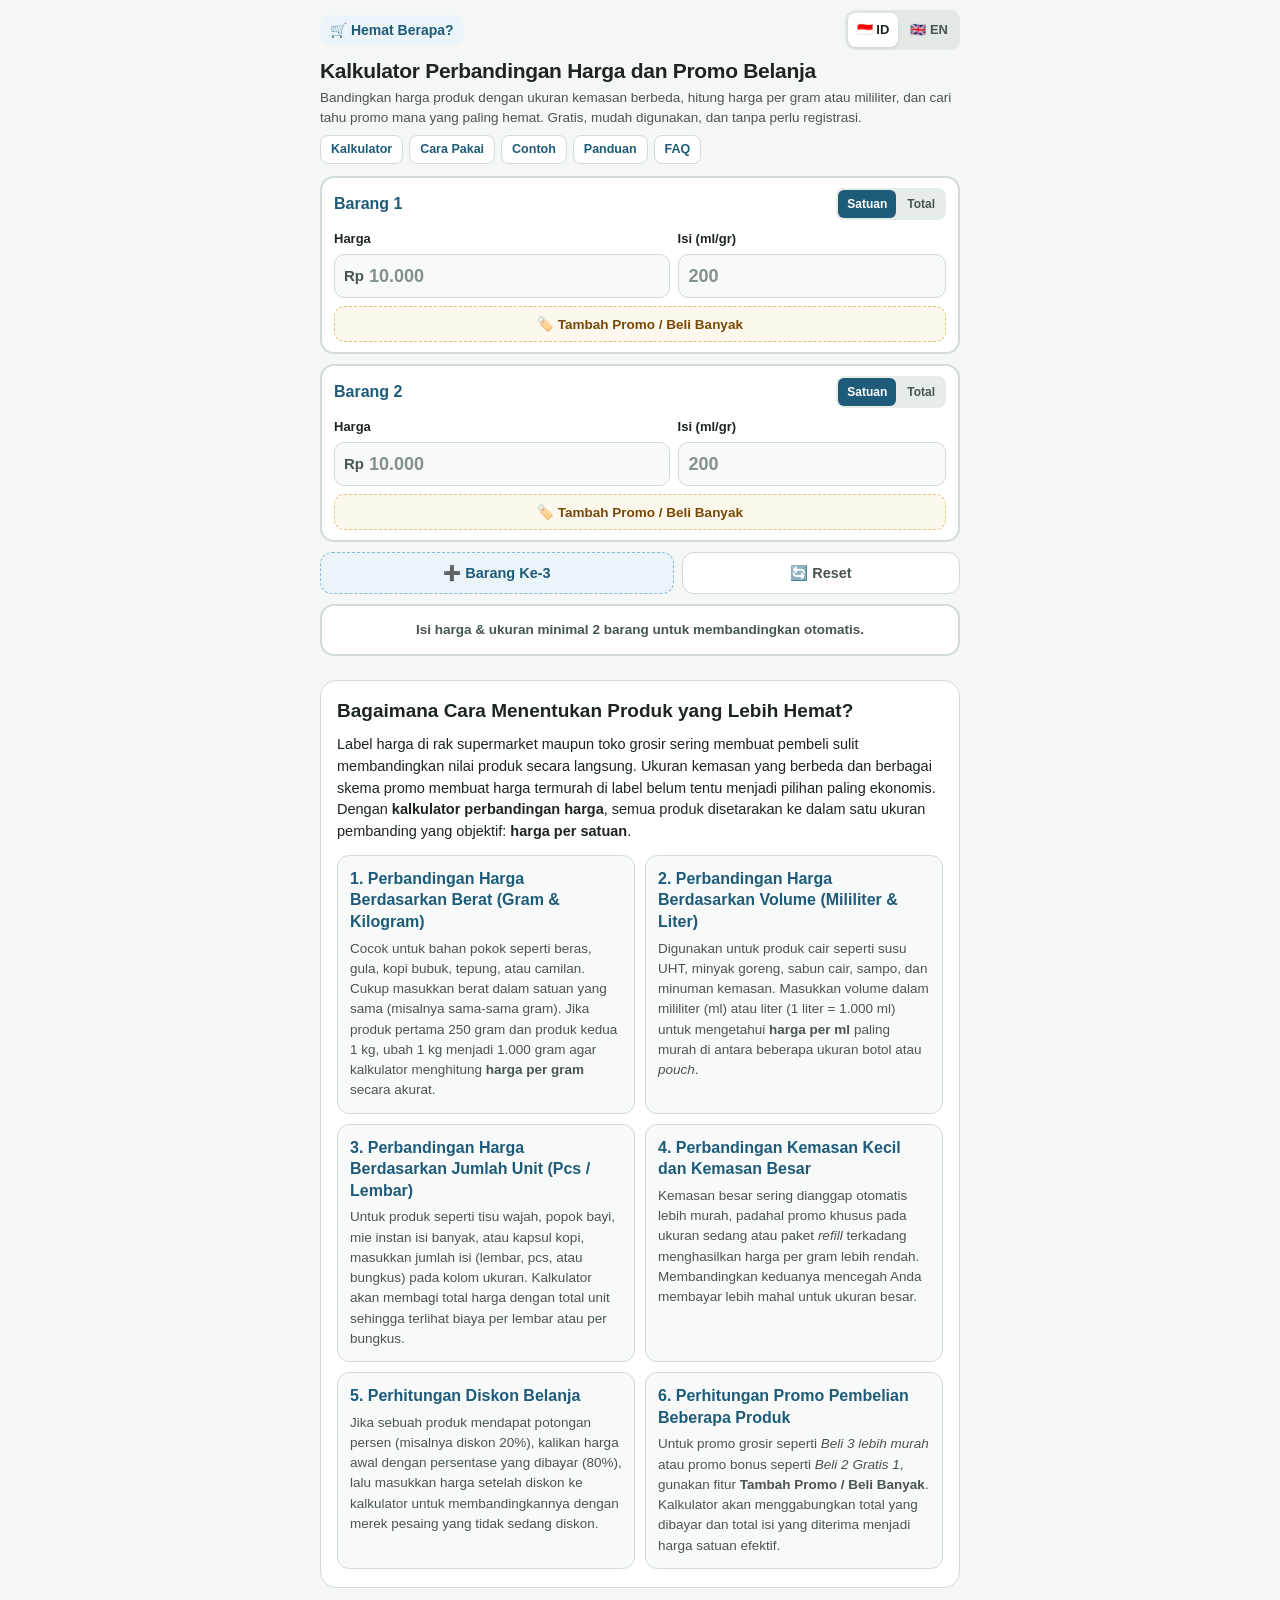
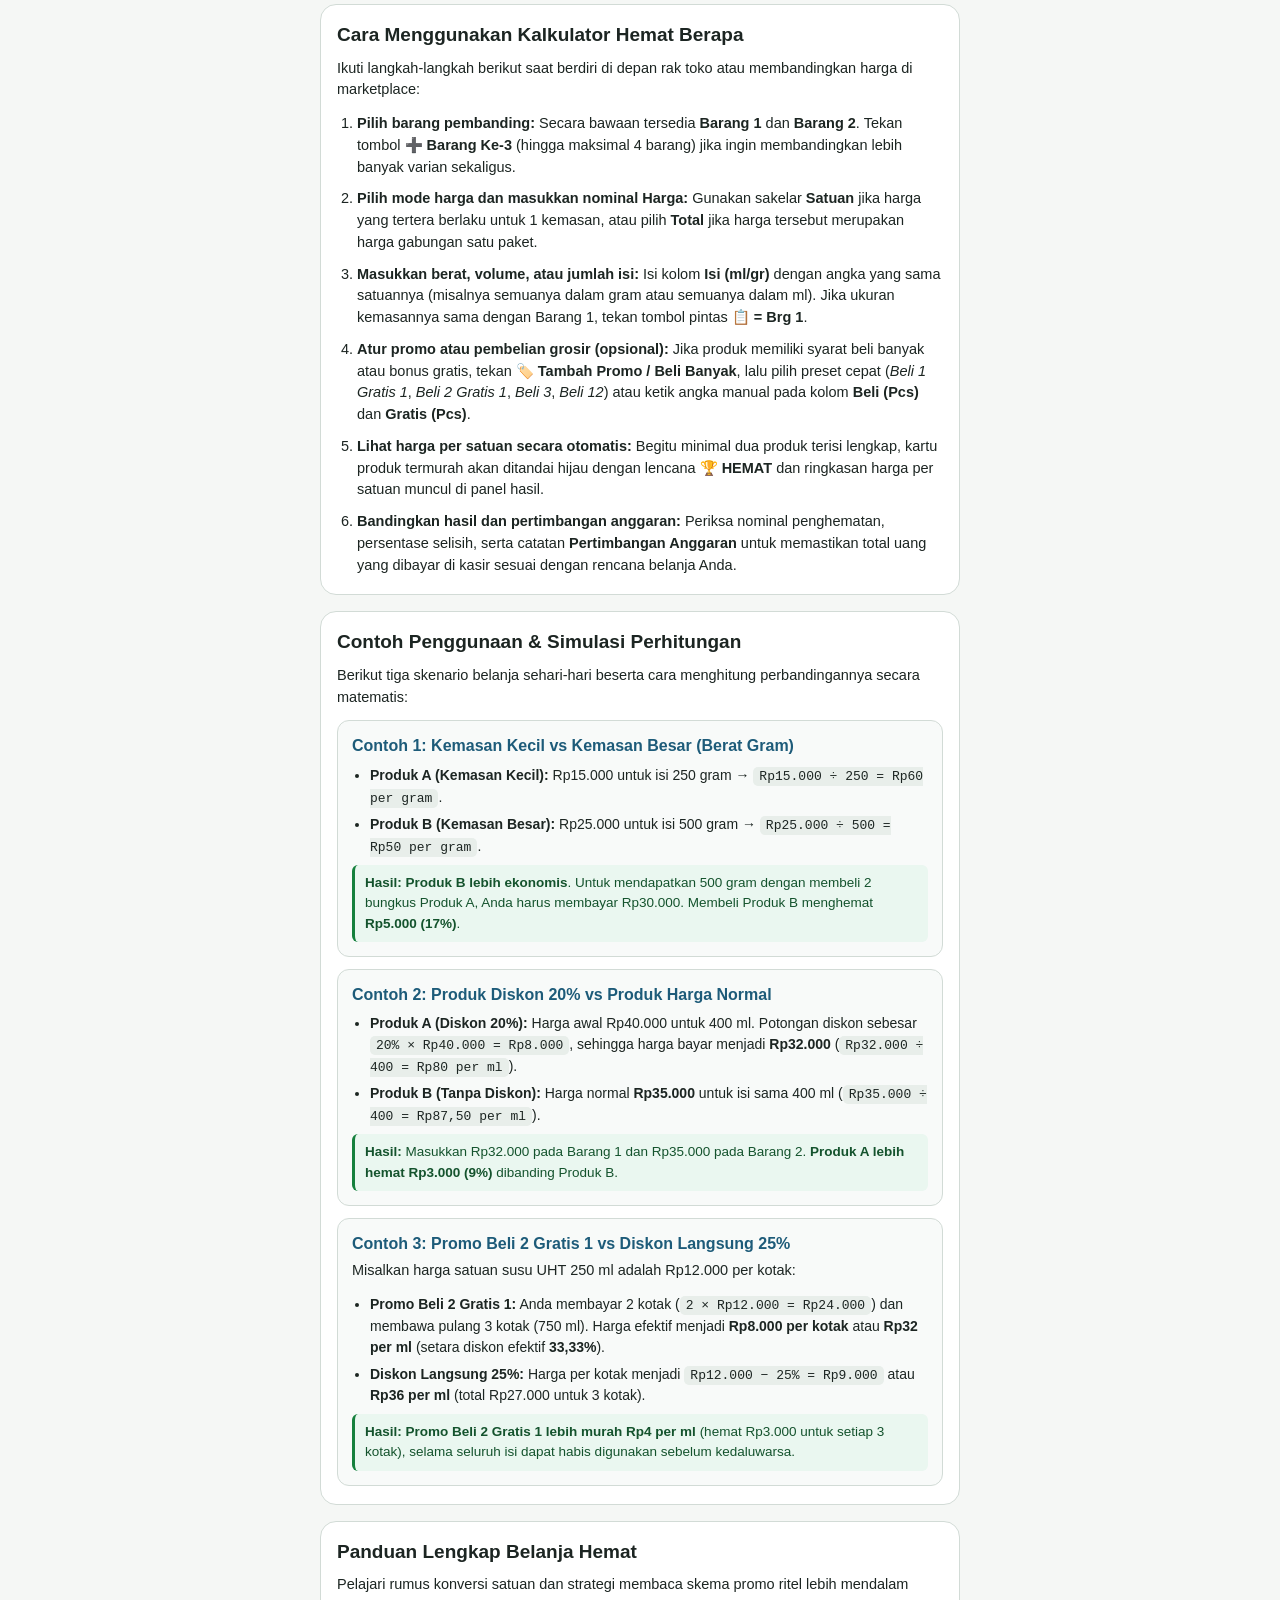
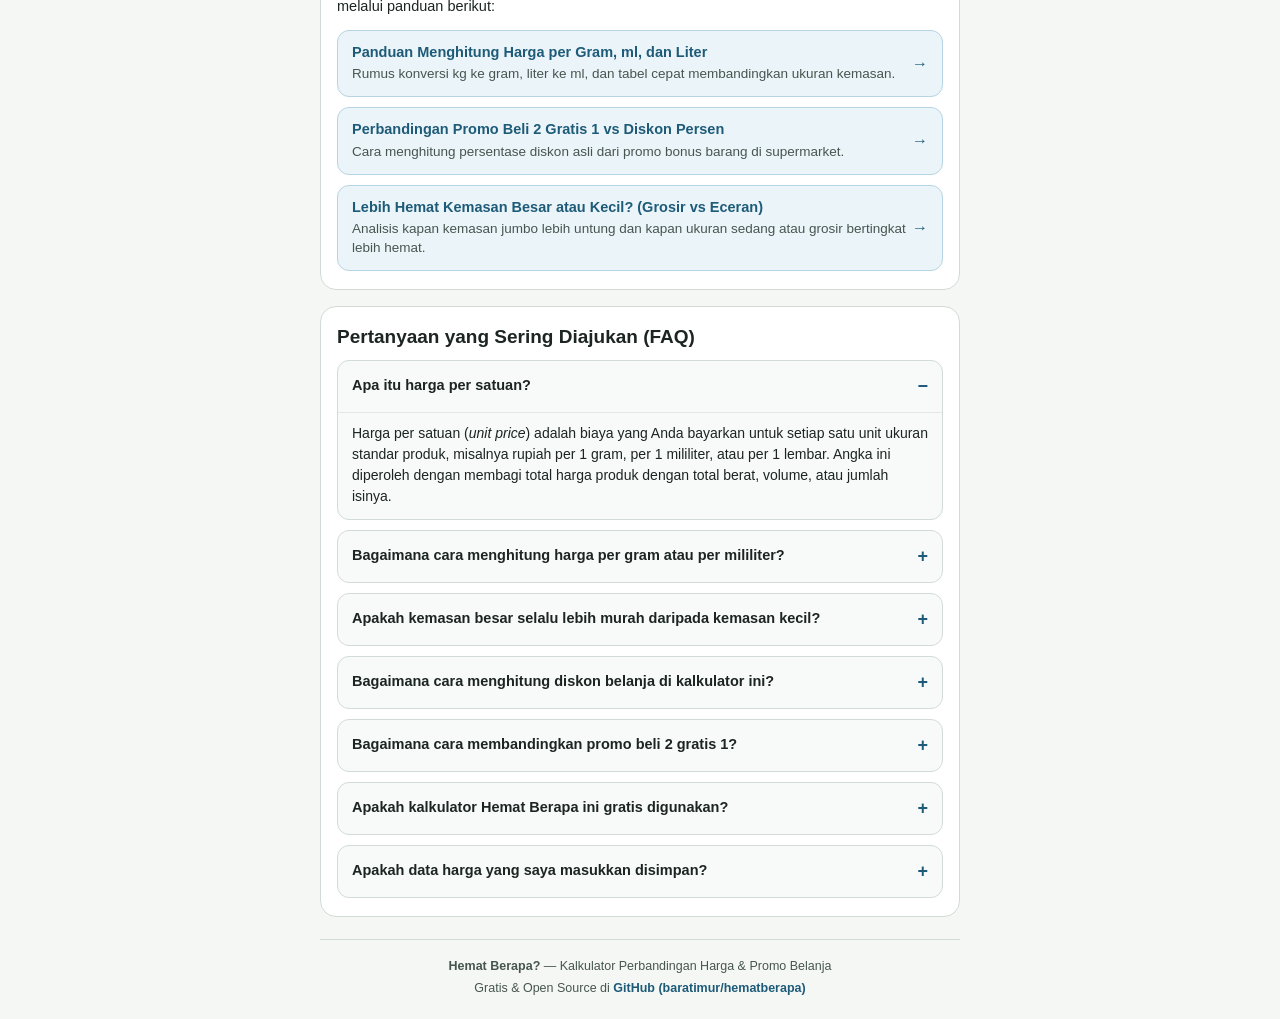
<file: index.html>
<!DOCTYPE html>
<html lang="id">
<head>
    <meta charset="UTF-8">
    <meta name="viewport" content="width=device-width, initial-scale=1.0">
    <meta name="theme-color" content="#1D5B79">

    <!-- Primary SEO Meta Tags -->
    <title>Kalkulator Perbandingan Harga &amp; Promo Belanja | Hemat Berapa?</title>
    <meta name="description" content="Bandingkan harga produk beda ukuran kemasan, hitung harga per gram atau ml, dan cari promo belanja paling hemat dengan kalkulator gratis Hemat Berapa.">
    <meta name="author" content="Bara Timur">
    <meta name="robots" content="index, follow">
    <link rel="canonical" href="https://baratimur.github.io/hematberapa/">

    <!-- Multilingual Hreflang -->
    <link rel="alternate" hreflang="id" href="https://baratimur.github.io/hematberapa/">
    <link rel="alternate" hreflang="en" href="https://baratimur.github.io/hematberapa/en/">
    <link rel="alternate" hreflang="x-default" href="https://baratimur.github.io/hematberapa/">

    <!-- Open Graph -->
    <meta property="og:type" content="website">
    <meta property="og:site_name" content="Hemat Berapa?">
    <meta property="og:locale" content="id_ID">
    <meta property="og:locale:alternate" content="en_US">
    <meta property="og:url" content="https://baratimur.github.io/hematberapa/">
    <meta property="og:title" content="Kalkulator Perbandingan Harga &amp; Promo Belanja | Hemat Berapa?">
    <meta property="og:description" content="Bandingkan harga produk beda ukuran kemasan, hitung harga per gram atau ml, dan cari promo belanja paling hemat dengan kalkulator gratis Hemat Berapa.">
    <meta property="og:image" content="https://baratimur.github.io/hematberapa/og-image.png">
    <meta property="og:image:width" content="1200">
    <meta property="og:image:height" content="630">
    <meta property="og:image:alt" content="Kalkulator Perbandingan Harga Hemat Berapa">

    <!-- Twitter Card -->
    <meta name="twitter:card" content="summary_large_image">
    <meta name="twitter:title" content="Kalkulator Perbandingan Harga &amp; Promo Belanja | Hemat Berapa?">
    <meta name="twitter:description" content="Bandingkan harga produk beda ukuran kemasan, hitung harga per gram atau ml, dan cari promo belanja paling hemat dengan kalkulator gratis Hemat Berapa.">
    <meta name="twitter:image" content="https://baratimur.github.io/hematberapa/og-image.png">

    <!-- Icons & PWA -->
    <link rel="icon" type="image/svg+xml" href="favicon.svg">
    <link rel="icon" type="image/png" sizes="192x192" href="icon-192.png">
    <link rel="apple-touch-icon" href="icon-192.png">
    <link rel="manifest" href="manifest.json">

    <!-- Stylesheet -->
    <link rel="stylesheet" href="style.css">

    <!-- Structured Data (JSON-LD) -->
    <script type="application/ld+json">
    {
      "@context": "https://schema.org",
      "@graph": [
        {
          "@type": "WebSite",
          "@id": "https://baratimur.github.io/hematberapa/#website",
          "name": "Hemat Berapa?",
          "url": "https://baratimur.github.io/hematberapa/",
          "inLanguage": ["id-ID", "en"],
          "publisher": {
            "@type": "Person",
            "name": "Bara Timur",
            "url": "https://github.com/baratimur"
          }
        },
        {
          "@type": "WebApplication",
          "@id": "https://baratimur.github.io/hematberapa/#webapp",
          "name": "Hemat Berapa?",
          "alternateName": "Kalkulator Perbandingan Harga dan Promo Belanja",
          "url": "https://baratimur.github.io/hematberapa/",
          "description": "Kalkulator belanja online gratis untuk membandingkan harga produk berdasarkan ukuran kemasan, harga satuan per gram atau mililiter, serta simulasi promo beli banyak dan bonus gratis.",
          "applicationCategory": "UtilitiesApplication",
          "operatingSystem": "Any",
          "browserRequirements": "Requires JavaScript",
          "inLanguage": "id-ID",
          "isAccessibleForFree": true,
          "offers": {
            "@type": "Offer",
            "price": "0",
            "priceCurrency": "IDR"
          },
          "author": {
            "@type": "Person",
            "name": "Bara Timur",
            "url": "https://github.com/baratimur"
          }
        }
      ]
    }
    </script>
</head>
<body>

<div class="container">
    <header class="header">
        <div class="top-bar">
            <a href="./" class="brand-badge" aria-label="Hemat Berapa Beranda">🛒 Hemat Berapa?</a>
            <nav class="lang-pill" aria-label="Pilihan Bahasa">
                <a href="./" class="lang-btn active" id="btnId" hreflang="id" lang="id" aria-current="page">🇮🇩 ID</a>
                <a href="en/" class="lang-btn" id="btnEn" hreflang="en" lang="en">🇬🇧 EN</a>
            </nav>
        </div>

        <div class="hero-copy">
            <h1 id="txtTitle">Kalkulator Perbandingan Harga dan Promo Belanja</h1>
            <p id="txtSubtitle">Bandingkan harga produk dengan ukuran kemasan berbeda, hitung harga per gram atau mililiter, dan cari tahu promo mana yang paling hemat. Gratis, mudah digunakan, dan tanpa perlu registrasi.</p>
        </div>

        <nav class="quick-nav" aria-label="Navigasi Halaman">
            <a href="#kalkulator">Kalkulator</a>
            <a href="#cara-menggunakan">Cara Pakai</a>
            <a href="#contoh">Contoh</a>
            <a href="#panduan-lanjutan">Panduan</a>
            <a href="#faq">FAQ</a>
        </nav>
    </header>

    <main>
        <!-- Kalkulator Utama -->
        <section id="kalkulator" class="calculator-section" aria-label="Kalkulator Perbandingan Harga Satuan">
            <div class="items-list" id="itemsContainer">
                <noscript>
                    <div class="noscript-box">
                        <p><strong>JavaScript diperlukan untuk menjalankan kalkulator interaktif.</strong></p>
                        <p>Anda tetap dapat membaca panduan menghitung harga per gram, perbandingan kemasan besar vs kecil, serta contoh simulasi promo belanja di bawah ini.</p>
                    </div>
                </noscript>
            </div>

            <div class="actions-row">
                <button type="button" class="add-btn" id="btnAdd" onclick="addItem()">➕ Barang Ke-3</button>
                <button type="button" class="reset-btn" id="btnReset" onclick="resetAll()">🔄 Reset</button>
            </div>

            <div class="result-panel" id="resultPanel" aria-live="polite">
                <p class="empty-hint" id="emptyHint">Isi harga &amp; ukuran minimal 2 barang untuk membandingkan otomatis.</p>
            </div>
        </section>

        <!-- Penjelasan Fungsi Kalkulator -->
        <section id="cara-menentukan" class="content-section">
            <h2>Bagaimana Cara Menentukan Produk yang Lebih Hemat?</h2>
            <p>Label harga di rak supermarket maupun toko grosir sering membuat pembeli sulit membandingkan nilai produk secara langsung. Ukuran kemasan yang berbeda dan berbagai skema promo membuat harga termurah di label belum tentu menjadi pilihan paling ekonomis. Dengan <strong>kalkulator perbandingan harga</strong>, semua produk disetarakan ke dalam satu ukuran pembanding yang objektif: <strong>harga per satuan</strong>.</p>

            <div class="info-grid">
                <article class="info-card">
                    <h3>1. Perbandingan Harga Berdasarkan Berat (Gram &amp; Kilogram)</h3>
                    <p>Cocok untuk bahan pokok seperti beras, gula, kopi bubuk, tepung, atau camilan. Cukup masukkan berat dalam satuan yang sama (misalnya sama-sama gram). Jika produk pertama 250 gram dan produk kedua 1 kg, ubah 1 kg menjadi 1.000 gram agar kalkulator menghitung <strong>harga per gram</strong> secara akurat.</p>
                </article>

                <article class="info-card">
                    <h3>2. Perbandingan Harga Berdasarkan Volume (Mililiter &amp; Liter)</h3>
                    <p>Digunakan untuk produk cair seperti susu UHT, minyak goreng, sabun cair, sampo, dan minuman kemasan. Masukkan volume dalam mililiter (ml) atau liter (1 liter = 1.000 ml) untuk mengetahui <strong>harga per ml</strong> paling murah di antara beberapa ukuran botol atau <em>pouch</em>.</p>
                </article>

                <article class="info-card">
                    <h3>3. Perbandingan Harga Berdasarkan Jumlah Unit (Pcs / Lembar)</h3>
                    <p>Untuk produk seperti tisu wajah, popok bayi, mie instan isi banyak, atau kapsul kopi, masukkan jumlah isi (lembar, pcs, atau bungkus) pada kolom ukuran. Kalkulator akan membagi total harga dengan total unit sehingga terlihat biaya per lembar atau per bungkus.</p>
                </article>

                <article class="info-card">
                    <h3>4. Perbandingan Kemasan Kecil dan Kemasan Besar</h3>
                    <p>Kemasan besar sering dianggap otomatis lebih murah, padahal promo khusus pada ukuran sedang atau paket <em>refill</em> terkadang menghasilkan harga per gram lebih rendah. Membandingkan keduanya mencegah Anda membayar lebih mahal untuk ukuran besar.</p>
                </article>

                <article class="info-card">
                    <h3>5. Perhitungan Diskon Belanja</h3>
                    <p>Jika sebuah produk mendapat potongan persen (misalnya diskon 20%), kalikan harga awal dengan persentase yang dibayar (80%), lalu masukkan harga setelah diskon ke kalkulator untuk membandingkannya dengan merek pesaing yang tidak sedang diskon.</p>
                </article>

                <article class="info-card">
                    <h3>6. Perhitungan Promo Pembelian Beberapa Produk</h3>
                    <p>Untuk promo grosir seperti <em>Beli 3 lebih murah</em> atau promo bonus seperti <em>Beli 2 Gratis 1</em>, gunakan fitur <strong>Tambah Promo / Beli Banyak</strong>. Kalkulator akan menggabungkan total yang dibayar dan total isi yang diterima menjadi harga satuan efektif.</p>
                </article>
            </div>
        </section>

        <!-- Panduan Cara Menggunakan -->
        <section id="cara-menggunakan" class="content-section">
            <h2>Cara Menggunakan Kalkulator Hemat Berapa</h2>
            <p>Ikuti langkah-langkah berikut saat berdiri di depan rak toko atau membandingkan harga di marketplace:</p>
            <ol class="steps-list">
                <li><strong>Pilih barang pembanding:</strong> Secara bawaan tersedia <strong>Barang 1</strong> dan <strong>Barang 2</strong>. Tekan tombol <strong>➕ Barang Ke-3</strong> (hingga maksimal 4 barang) jika ingin membandingkan lebih banyak varian sekaligus.</li>
                <li><strong>Pilih mode harga dan masukkan nominal Harga:</strong> Gunakan sakelar <strong>Satuan</strong> jika harga yang tertera berlaku untuk 1 kemasan, atau pilih <strong>Total</strong> jika harga tersebut merupakan harga gabungan satu paket.</li>
                <li><strong>Masukkan berat, volume, atau jumlah isi:</strong> Isi kolom <strong>Isi (ml/gr)</strong> dengan angka yang sama satuannya (misalnya semuanya dalam gram atau semuanya dalam ml). Jika ukuran kemasannya sama dengan Barang 1, tekan tombol pintas <strong>📋 = Brg 1</strong>.</li>
                <li><strong>Atur promo atau pembelian grosir (opsional):</strong> Jika produk memiliki syarat beli banyak atau bonus gratis, tekan <strong>🏷️ Tambah Promo / Beli Banyak</strong>, lalu pilih preset cepat (<em>Beli 1 Gratis 1</em>, <em>Beli 2 Gratis 1</em>, <em>Beli 3</em>, <em>Beli 12</em>) atau ketik angka manual pada kolom <strong>Beli (Pcs)</strong> dan <strong>Gratis (Pcs)</strong>.</li>
                <li><strong>Lihat harga per satuan secara otomatis:</strong> Begitu minimal dua produk terisi lengkap, kartu produk termurah akan ditandai hijau dengan lencana <strong>🏆 HEMAT</strong> dan ringkasan harga per satuan muncul di panel hasil.</li>
                <li><strong>Bandingkan hasil dan pertimbangan anggaran:</strong> Periksa nominal penghematan, persentase selisih, serta catatan <strong>Pertimbangan Anggaran</strong> untuk memastikan total uang yang dibayar di kasir sesuai dengan rencana belanja Anda.</li>
            </ol>
        </section>

        <!-- Contoh Perhitungan Nyata -->
        <section id="contoh" class="content-section">
            <h2>Contoh Penggunaan &amp; Simulasi Perhitungan</h2>
            <p>Berikut tiga skenario belanja sehari-hari beserta cara menghitung perbandingannya secara matematis:</p>

            <article class="example-card">
                <h3>Contoh 1: Kemasan Kecil vs Kemasan Besar (Berat Gram)</h3>
                <ul>
                    <li><strong>Produk A (Kemasan Kecil):</strong> Rp15.000 untuk isi 250 gram &rarr; <code>Rp15.000 &divide; 250 = Rp60 per gram</code>.</li>
                    <li><strong>Produk B (Kemasan Besar):</strong> Rp25.000 untuk isi 500 gram &rarr; <code>Rp25.000 &divide; 500 = Rp50 per gram</code>.</li>
                </ul>
                <p class="example-verdict"><strong>Hasil:</strong> <strong>Produk B lebih ekonomis</strong>. Untuk mendapatkan 500 gram dengan membeli 2 bungkus Produk A, Anda harus membayar Rp30.000. Membeli Produk B menghemat <strong>Rp5.000 (17%)</strong>.</p>
            </article>

            <article class="example-card">
                <h3>Contoh 2: Produk Diskon 20% vs Produk Harga Normal</h3>
                <ul>
                    <li><strong>Produk A (Diskon 20%):</strong> Harga awal Rp40.000 untuk 400 ml. Potongan diskon sebesar <code>20% &times; Rp40.000 = Rp8.000</code>, sehingga harga bayar menjadi <strong>Rp32.000</strong> (<code>Rp32.000 &divide; 400 = Rp80 per ml</code>).</li>
                    <li><strong>Produk B (Tanpa Diskon):</strong> Harga normal <strong>Rp35.000</strong> untuk isi sama 400 ml (<code>Rp35.000 &divide; 400 = Rp87,50 per ml</code>).</li>
                </ul>
                <p class="example-verdict"><strong>Hasil:</strong> Masukkan Rp32.000 pada Barang 1 dan Rp35.000 pada Barang 2. <strong>Produk A lebih hemat Rp3.000 (9%)</strong> dibanding Produk B.</p>
            </article>

            <article class="example-card">
                <h3>Contoh 3: Promo Beli 2 Gratis 1 vs Diskon Langsung 25%</h3>
                <p>Misalkan harga satuan susu UHT 250 ml adalah Rp12.000 per kotak:</p>
                <ul>
                    <li><strong>Promo Beli 2 Gratis 1:</strong> Anda membayar 2 kotak (<code>2 &times; Rp12.000 = Rp24.000</code>) dan membawa pulang 3 kotak (750 ml). Harga efektif menjadi <strong>Rp8.000 per kotak</strong> atau <strong>Rp32 per ml</strong> (setara diskon efektif <strong>33,33%</strong>).</li>
                    <li><strong>Diskon Langsung 25%:</strong> Harga per kotak menjadi <code>Rp12.000 &minus; 25% = Rp9.000</code> atau <strong>Rp36 per ml</strong> (total Rp27.000 untuk 3 kotak).</li>
                </ul>
                <p class="example-verdict"><strong>Hasil:</strong> <strong>Promo Beli 2 Gratis 1 lebih murah Rp4 per ml</strong> (hemat Rp3.000 untuk setiap 3 kotak), selama seluruh isi dapat habis digunakan sebelum kedaluwarsa.</p>
            </article>
        </section>

        <!-- Panduan Pendukung (Internal Linking) -->
        <section id="panduan-lanjutan" class="content-section">
            <h2>Panduan Lengkap Belanja Hemat</h2>
            <p>Pelajari rumus konversi satuan dan strategi membaca skema promo ritel lebih mendalam melalui panduan berikut:</p>
            <div class="guide-links">
                <a href="panduan/harga-per-gram-ml/" class="guide-link-card">
                    <strong>Panduan Menghitung Harga per Gram, ml, dan Liter</strong>
                    <span>Rumus konversi kg ke gram, liter ke ml, dan tabel cepat membandingkan ukuran kemasan.</span>
                </a>
                <a href="panduan/perbandingan-promo/" class="guide-link-card">
                    <strong>Perbandingan Promo Beli 2 Gratis 1 vs Diskon Persen</strong>
                    <span>Cara menghitung persentase diskon asli dari promo bonus barang di supermarket.</span>
                </a>
                <a href="panduan/perbandingan-kemasan/" class="guide-link-card">
                    <strong>Lebih Hemat Kemasan Besar atau Kecil? (Grosir vs Eceran)</strong>
                    <span>Analisis kapan kemasan jumbo lebih untung dan kapan ukuran sedang atau grosir bertingkat lebih hemat.</span>
                </a>
            </div>
        </section>

        <!-- FAQ HTML Static -->
        <section id="faq" class="content-section">
            <h2>Pertanyaan yang Sering Diajukan (FAQ)</h2>

            <details class="faq-item" open>
                <summary>Apa itu harga per satuan?</summary>
                <div class="faq-answer">
                    <p>Harga per satuan (<em>unit price</em>) adalah biaya yang Anda bayarkan untuk setiap satu unit ukuran standar produk, misalnya rupiah per 1 gram, per 1 mililiter, atau per 1 lembar. Angka ini diperoleh dengan membagi total harga produk dengan total berat, volume, atau jumlah isinya.</p>
                </div>
            </details>

            <details class="faq-item">
                <summary>Bagaimana cara menghitung harga per gram atau per mililiter?</summary>
                <div class="faq-answer">
                    <p>Gunakan rumus sederhana: <strong>Harga Produk &divide; Berat atau Volume Kemasan</strong>. Contohnya, minyak goreng Rp36.000 untuk kemasan 2.000 ml (2 liter) memiliki harga satuan <code>Rp36.000 &divide; 2.000 = Rp18 per ml</code> atau Rp18.000 per liter. Pastikan seluruh produk yang dibandingkan sudah memakai satuan yang sama (gram dengan gram, ml dengan ml).</p>
                </div>
            </details>

            <details class="faq-item">
                <summary>Apakah kemasan besar selalu lebih murah daripada kemasan kecil?</summary>
                <div class="faq-answer">
                    <p>Tidak selalu. Meskipun kemasan besar umumnya memiliki harga per satuan lebih rendah, supermarket sering memberikan potongan harga khusus pada kemasan sedang, kemasan isi ulang (<em>refill</em>), atau paket <em>sachet</em> tertentu sehingga harga per gramnya bisa lebih murah daripada botol atau kemasan terbesar.</p>
                </div>
            </details>

            <details class="faq-item">
                <summary>Bagaimana cara menghitung diskon belanja di kalkulator ini?</summary>
                <div class="faq-answer">
                    <p>Untuk diskon persentase, hitung dulu harga setelah diskon dengan rumus <code>Harga Awal &times; (100% &minus; Persen Diskon)</code>. Misalnya barang Rp50.000 diskon 30% menjadi Rp35.000, lalu masukkan angka Rp35.000 tersebut ke dalam kalkulator untuk dibandingkan dengan produk lain.</p>
                </div>
            </details>

            <details class="faq-item">
                <summary>Bagaimana cara membandingkan promo beli 2 gratis 1?</summary>
                <div class="faq-answer">
                    <p>Masukkan harga 1 kemasan dengan mode <strong>Satuan</strong> dan isi per kemasannya, lalu tekan <strong>Tambah Promo / Beli Banyak</strong> dan pilih tombol <strong>Beli 2 Gratis 1</strong>. Kalkulator otomatis menghitung total bayar untuk 2 kemasan yang dibagi ke dalam 3 kemasan yang Anda terima (setara diskon efektif 33,33%).</p>
                </div>
            </details>

            <details class="faq-item">
                <summary>Apakah kalkulator Hemat Berapa ini gratis digunakan?</summary>
                <div class="faq-answer">
                    <p>Ya, Hemat Berapa 100% gratis digunakan tanpa biaya langganan, tanpa iklan mengganggu, dan tanpa perlu membuat akun maupun login. Aplikasi ini juga dapat dipasang ke layar utama ponsel sebagai Progressive Web App (PWA) dan tetap berjalan saat offline.</p>
                </div>
            </details>

            <details class="faq-item">
                <summary>Apakah data harga yang saya masukkan disimpan?</summary>
                <div class="faq-answer">
                    <p>Tidak. Seluruh angka harga dan ukuran kemasan yang Anda ketik hanya diproses sementara di memori browser pada perangkat Anda sendiri. Aplikasi ini tidak memiliki server backend, tidak menggunakan database, dan tidak menyimpan maupun mengirimkan riwayat belanja Anda ke pihak mana pun. Data langsung terhapus saat halaman dimuat ulang atau tombol Reset ditekan.</p>
                </div>
            </details>
        </section>
    </main>

    <!-- Footer -->
    <footer class="app-footer">
        <p><strong>Hemat Berapa?</strong> — Kalkulator Perbandingan Harga &amp; Promo Belanja</p>
        <p>Gratis &amp; Open Source di <a href="https://github.com/baratimur/hematberapa" target="_blank" rel="noopener">GitHub (baratimur/hematberapa)</a></p>
    </footer>
</div>

<script src="script.js" defer></script>
</body>
</html>
</file>
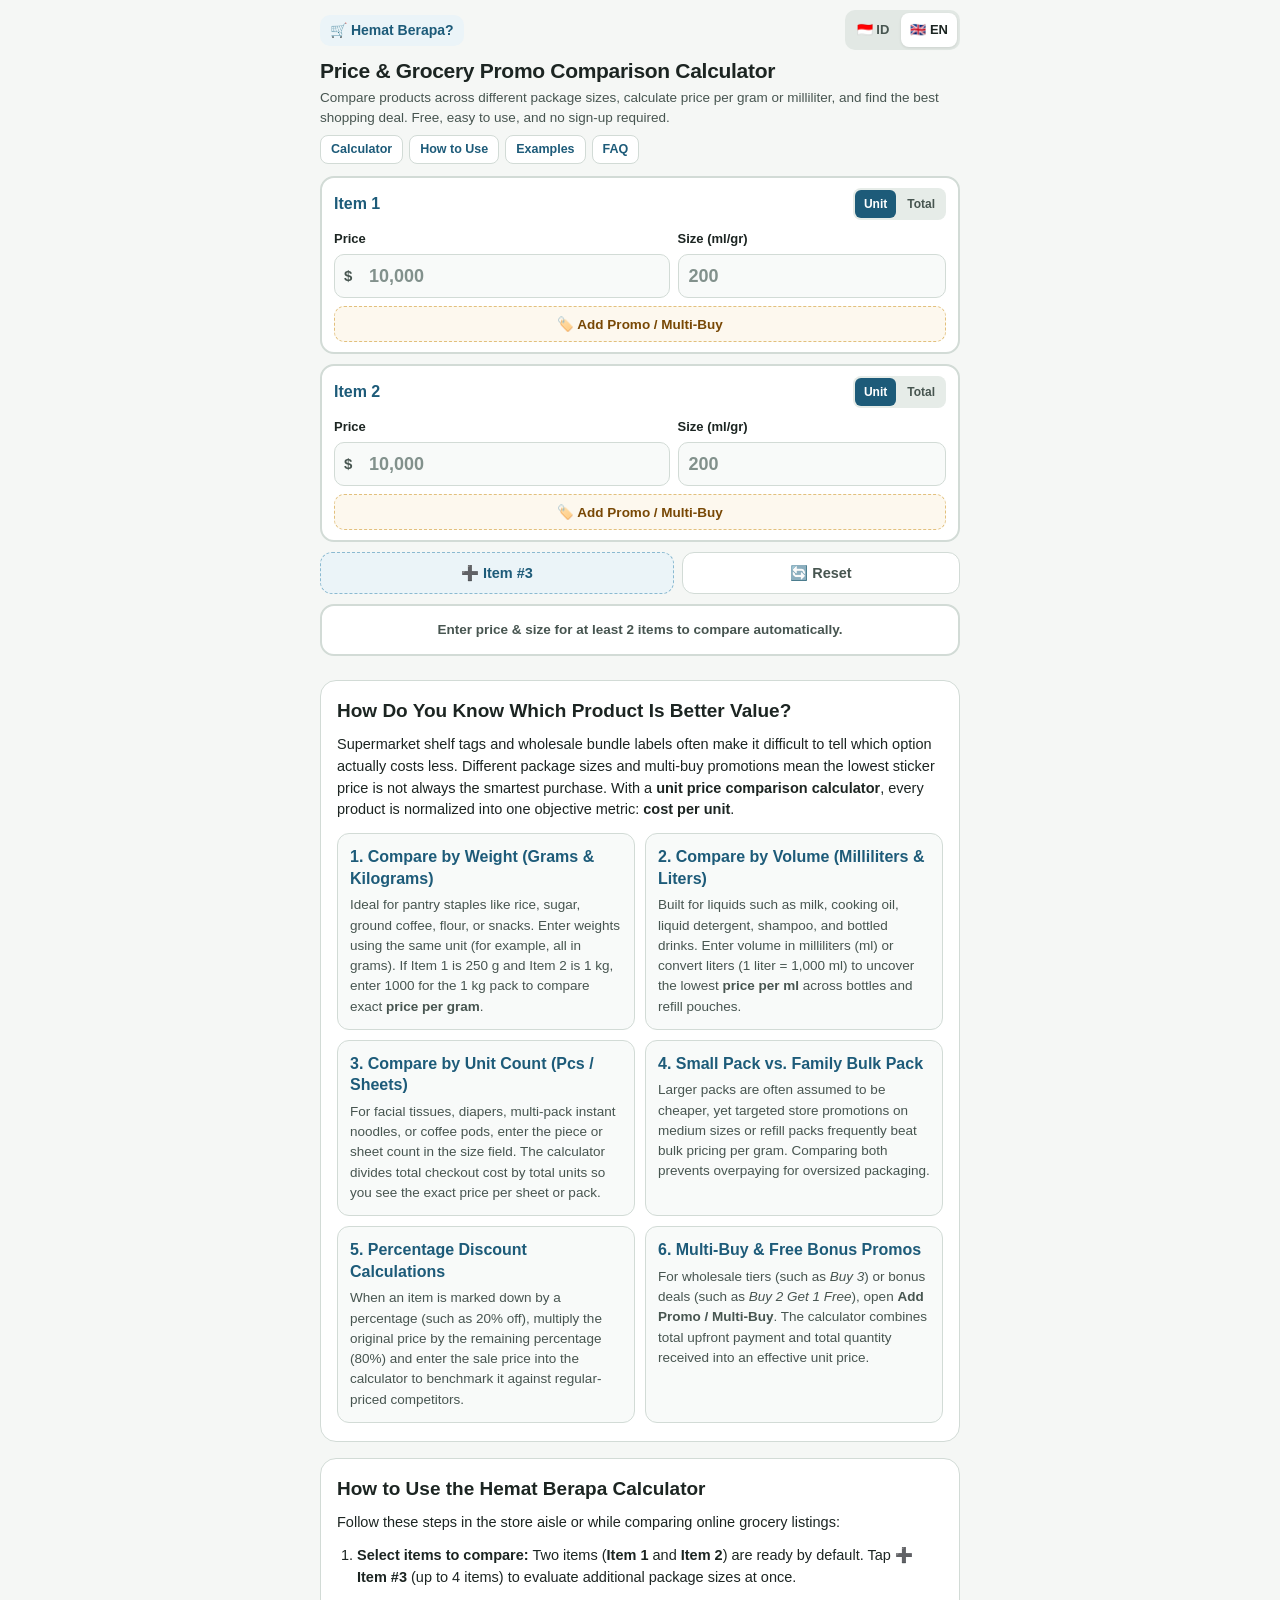
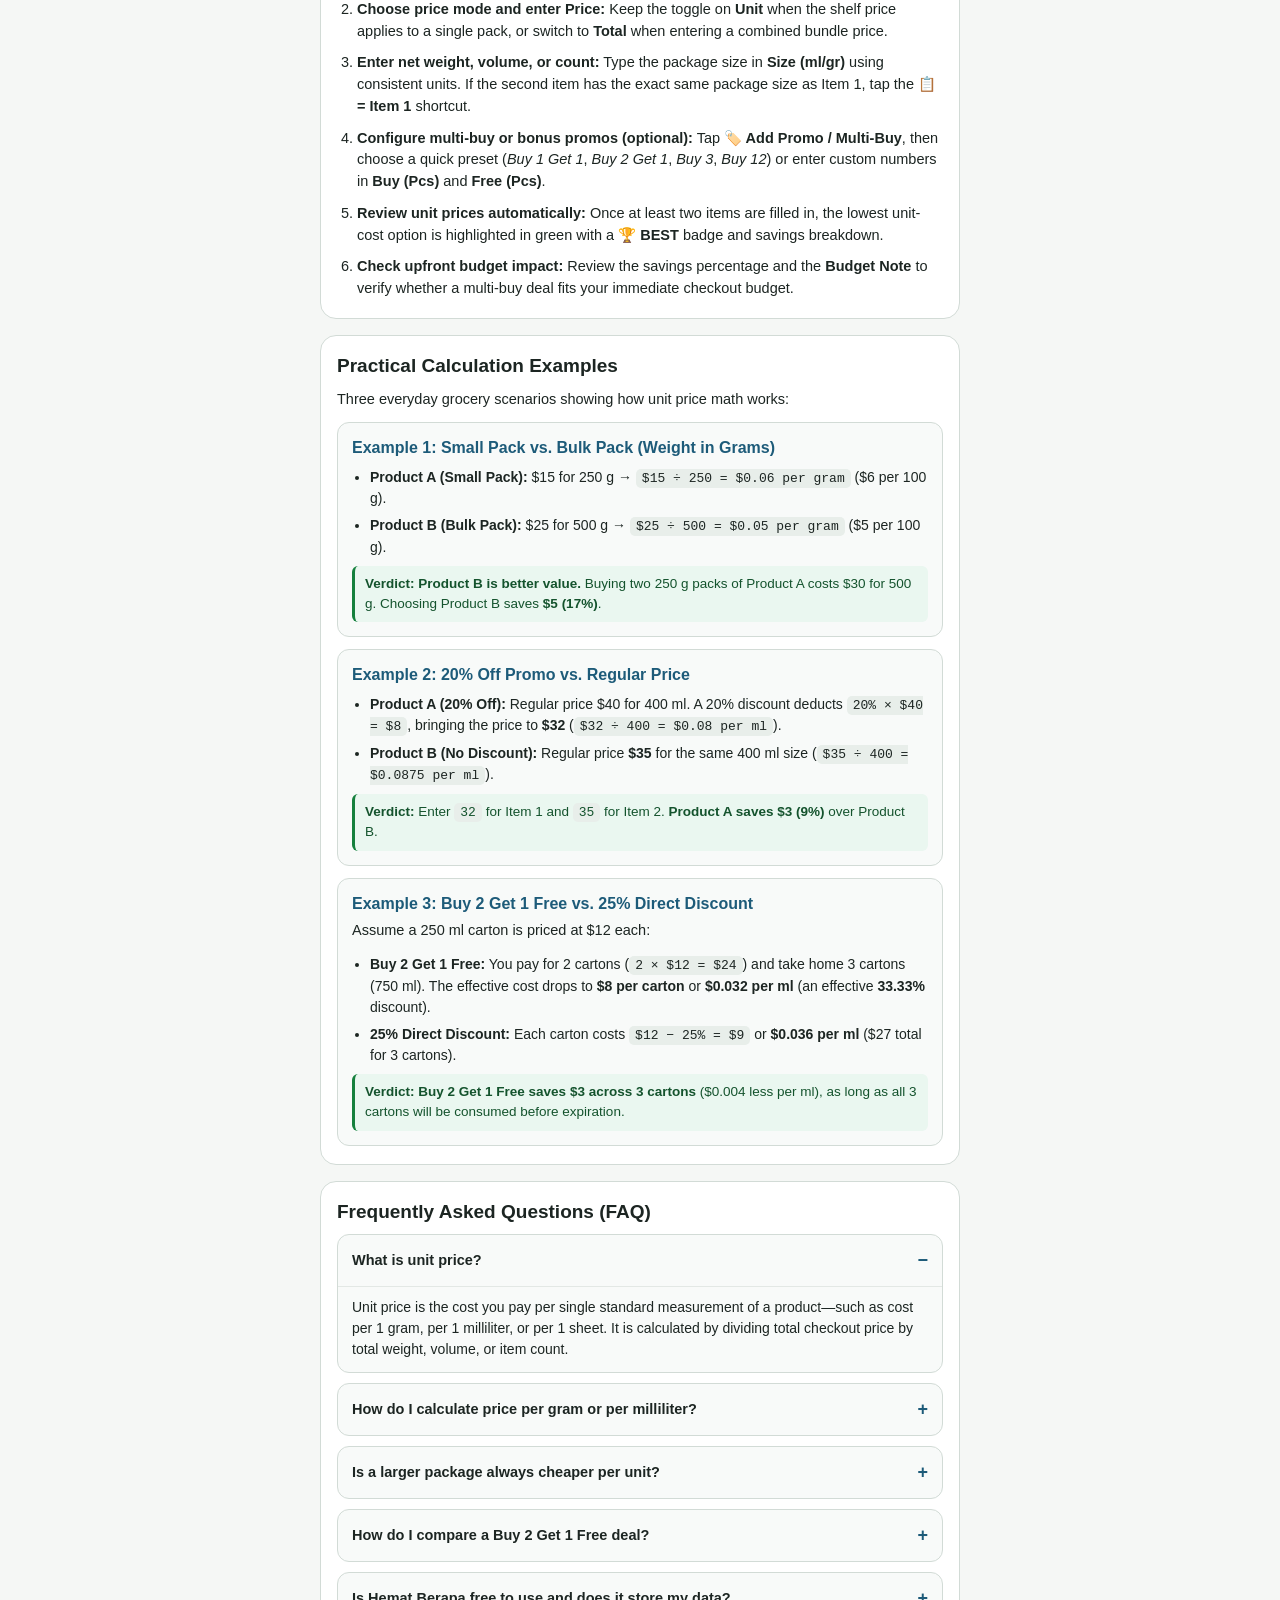
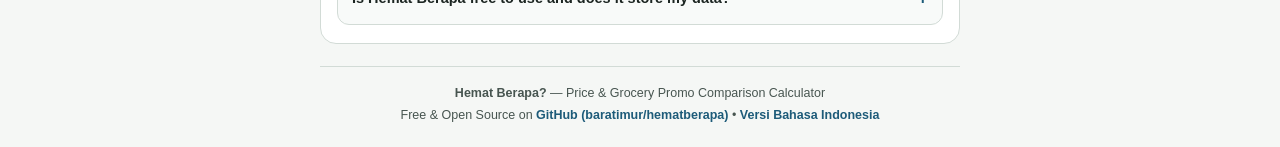
<file: en/index.html>
<!DOCTYPE html>
<html lang="en">
<head>
    <meta charset="UTF-8">
    <meta name="viewport" content="width=device-width, initial-scale=1.0">
    <meta name="theme-color" content="#1D5B79">

    <!-- Primary SEO Meta Tags -->
    <title>Unit Price &amp; Grocery Promo Comparison Calculator | Hemat Berapa?</title>
    <meta name="description" content="Compare products across different package sizes, calculate price per gram or milliliter, and find the best multi-buy grocery deal with the free Hemat Berapa calculator.">
    <meta name="author" content="Bara Timur">
    <meta name="robots" content="index, follow">
    <link rel="canonical" href="https://baratimur.github.io/hematberapa/en/">

    <!-- Multilingual Hreflang -->
    <link rel="alternate" hreflang="id" href="https://baratimur.github.io/hematberapa/">
    <link rel="alternate" hreflang="en" href="https://baratimur.github.io/hematberapa/en/">
    <link rel="alternate" hreflang="x-default" href="https://baratimur.github.io/hematberapa/">

    <!-- Open Graph -->
    <meta property="og:type" content="website">
    <meta property="og:site_name" content="Hemat Berapa?">
    <meta property="og:locale" content="en_US">
    <meta property="og:locale:alternate" content="id_ID">
    <meta property="og:url" content="https://baratimur.github.io/hematberapa/en/">
    <meta property="og:title" content="Unit Price &amp; Grocery Promo Comparison Calculator | Hemat Berapa?">
    <meta property="og:description" content="Compare products across different package sizes, calculate price per gram or milliliter, and find the best multi-buy grocery deal with the free Hemat Berapa calculator.">
    <meta property="og:image" content="https://baratimur.github.io/hematberapa/og-image.png">
    <meta property="og:image:width" content="1200">
    <meta property="og:image:height" content="630">
    <meta property="og:image:alt" content="Hemat Berapa Unit Price Comparison Calculator">

    <!-- Twitter Card -->
    <meta name="twitter:card" content="summary_large_image">
    <meta name="twitter:title" content="Unit Price &amp; Grocery Promo Comparison Calculator | Hemat Berapa?">
    <meta name="twitter:description" content="Compare products across different package sizes, calculate price per gram or milliliter, and find the best multi-buy grocery deal with the free Hemat Berapa calculator.">
    <meta name="twitter:image" content="https://baratimur.github.io/hematberapa/og-image.png">

    <!-- Icons & PWA -->
    <link rel="icon" type="image/svg+xml" href="../favicon.svg">
    <link rel="icon" type="image/png" sizes="192x192" href="../icon-192.png">
    <link rel="apple-touch-icon" href="../icon-192.png">
    <link rel="manifest" href="../manifest.json">

    <!-- Stylesheet -->
    <link rel="stylesheet" href="../style.css">

    <!-- Structured Data (JSON-LD) -->
    <script type="application/ld+json">
    {
      "@context": "https://schema.org",
      "@graph": [
        {
          "@type": "WebSite",
          "@id": "https://baratimur.github.io/hematberapa/#website",
          "name": "Hemat Berapa?",
          "url": "https://baratimur.github.io/hematberapa/",
          "inLanguage": ["id-ID", "en"],
          "publisher": {
            "@type": "Person",
            "name": "Bara Timur",
            "url": "https://github.com/baratimur"
          }
        },
        {
          "@type": "WebApplication",
          "@id": "https://baratimur.github.io/hematberapa/en/#webapp",
          "name": "Hemat Berapa?",
          "alternateName": "Unit Price & Grocery Promo Comparison Calculator",
          "url": "https://baratimur.github.io/hematberapa/en/",
          "description": "Free online shopping calculator to compare products by package size, unit price per gram or milliliter, bundle discounts, and buy-one-get-one supermarket deals.",
          "applicationCategory": "UtilitiesApplication",
          "operatingSystem": "Any",
          "browserRequirements": "Requires JavaScript",
          "inLanguage": "en",
          "isAccessibleForFree": true,
          "offers": {
            "@type": "Offer",
            "price": "0",
            "priceCurrency": "USD"
          },
          "author": {
            "@type": "Person",
            "name": "Bara Timur",
            "url": "https://github.com/baratimur"
          }
        }
      ]
    }
    </script>
</head>
<body>

<div class="container">
    <header class="header">
        <div class="top-bar">
            <a href="./" class="brand-badge" aria-label="Hemat Berapa English Home">🛒 Hemat Berapa?</a>
            <nav class="lang-pill" aria-label="Language Switcher">
                <a href="../" class="lang-btn" id="btnId" hreflang="id" lang="id">🇮🇩 ID</a>
                <a href="./" class="lang-btn active" id="btnEn" hreflang="en" lang="en" aria-current="page">🇬🇧 EN</a>
            </nav>
        </div>

        <div class="hero-copy">
            <h1 id="txtTitle">Price &amp; Grocery Promo Comparison Calculator</h1>
            <p id="txtSubtitle">Compare products across different package sizes, calculate price per gram or milliliter, and find the best shopping deal. Free, easy to use, and no sign-up required.</p>
        </div>

        <nav class="quick-nav" aria-label="Page Sections">
            <a href="#calculator">Calculator</a>
            <a href="#how-to-use">How to Use</a>
            <a href="#examples">Examples</a>
            <a href="#faq">FAQ</a>
        </nav>
    </header>

    <main>
        <!-- Main Calculator -->
        <section id="calculator" class="calculator-section" aria-label="Unit Price Comparison Calculator">
            <div class="items-list" id="itemsContainer">
                <noscript>
                    <div class="noscript-box">
                        <p><strong>JavaScript is required to run the interactive calculator.</strong></p>
                        <p>You can still read our guides on calculating price per gram, comparing small vs. bulk packages, and evaluating multi-buy grocery promos below.</p>
                    </div>
                </noscript>
            </div>

            <div class="actions-row">
                <button type="button" class="add-btn" id="btnAdd" onclick="addItem()">➕ Item #3</button>
                <button type="button" class="reset-btn" id="btnReset" onclick="resetAll()">🔄 Reset</button>
            </div>

            <div class="result-panel" id="resultPanel" aria-live="polite">
                <p class="empty-hint" id="emptyHint">Enter price &amp; size for at least 2 items to compare automatically.</p>
            </div>
        </section>

        <!-- How to Determine Better Value -->
        <section id="how-to-determine" class="content-section">
            <h2>How Do You Know Which Product Is Better Value?</h2>
            <p>Supermarket shelf tags and wholesale bundle labels often make it difficult to tell which option actually costs less. Different package sizes and multi-buy promotions mean the lowest sticker price is not always the smartest purchase. With a <strong>unit price comparison calculator</strong>, every product is normalized into one objective metric: <strong>cost per unit</strong>.</p>

            <div class="info-grid">
                <article class="info-card">
                    <h3>1. Compare by Weight (Grams &amp; Kilograms)</h3>
                    <p>Ideal for pantry staples like rice, sugar, ground coffee, flour, or snacks. Enter weights using the same unit (for example, all in grams). If Item 1 is 250 g and Item 2 is 1 kg, enter <code>1000</code> for the 1 kg pack to compare exact <strong>price per gram</strong>.</p>
                </article>

                <article class="info-card">
                    <h3>2. Compare by Volume (Milliliters &amp; Liters)</h3>
                    <p>Built for liquids such as milk, cooking oil, liquid detergent, shampoo, and bottled drinks. Enter volume in milliliters (ml) or convert liters (1 liter = 1,000 ml) to uncover the lowest <strong>price per ml</strong> across bottles and refill pouches.</p>
                </article>

                <article class="info-card">
                    <h3>3. Compare by Unit Count (Pcs / Sheets)</h3>
                    <p>For facial tissues, diapers, multi-pack instant noodles, or coffee pods, enter the piece or sheet count in the size field. The calculator divides total checkout cost by total units so you see the exact price per sheet or pack.</p>
                </article>

                <article class="info-card">
                    <h3>4. Small Pack vs. Family Bulk Pack</h3>
                    <p>Larger packs are often assumed to be cheaper, yet targeted store promotions on medium sizes or refill packs frequently beat bulk pricing per gram. Comparing both prevents overpaying for oversized packaging.</p>
                </article>

                <article class="info-card">
                    <h3>5. Percentage Discount Calculations</h3>
                    <p>When an item is marked down by a percentage (such as 20% off), multiply the original price by the remaining percentage (80%) and enter the sale price into the calculator to benchmark it against regular-priced competitors.</p>
                </article>

                <article class="info-card">
                    <h3>6. Multi-Buy &amp; Free Bonus Promos</h3>
                    <p>For wholesale tiers (such as <em>Buy 3</em>) or bonus deals (such as <em>Buy 2 Get 1 Free</em>), open <strong>Add Promo / Multi-Buy</strong>. The calculator combines total upfront payment and total quantity received into an effective unit price.</p>
                </article>
            </div>
        </section>

        <!-- Step-by-Step Guide -->
        <section id="how-to-use" class="content-section">
            <h2>How to Use the Hemat Berapa Calculator</h2>
            <p>Follow these steps in the store aisle or while comparing online grocery listings:</p>
            <ol class="steps-list">
                <li><strong>Select items to compare:</strong> Two items (<strong>Item 1</strong> and <strong>Item 2</strong>) are ready by default. Tap <strong>➕ Item #3</strong> (up to 4 items) to evaluate additional package sizes at once.</li>
                <li><strong>Choose price mode and enter Price:</strong> Keep the toggle on <strong>Unit</strong> when the shelf price applies to a single pack, or switch to <strong>Total</strong> when entering a combined bundle price.</li>
                <li><strong>Enter net weight, volume, or count:</strong> Type the package size in <strong>Size (ml/gr)</strong> using consistent units. If the second item has the exact same package size as Item 1, tap the <strong>📋 = Item 1</strong> shortcut.</li>
                <li><strong>Configure multi-buy or bonus promos (optional):</strong> Tap <strong>🏷️ Add Promo / Multi-Buy</strong>, then choose a quick preset (<em>Buy 1 Get 1</em>, <em>Buy 2 Get 1</em>, <em>Buy 3</em>, <em>Buy 12</em>) or enter custom numbers in <strong>Buy (Pcs)</strong> and <strong>Free (Pcs)</strong>.</li>
                <li><strong>Review unit prices automatically:</strong> Once at least two items are filled in, the lowest unit-cost option is highlighted in green with a <strong>🏆 BEST</strong> badge and savings breakdown.</li>
                <li><strong>Check upfront budget impact:</strong> Review the savings percentage and the <strong>Budget Note</strong> to verify whether a multi-buy deal fits your immediate checkout budget.</li>
            </ol>
        </section>

        <!-- Concrete Examples -->
        <section id="examples" class="content-section">
            <h2>Practical Calculation Examples</h2>
            <p>Three everyday grocery scenarios showing how unit price math works:</p>

            <article class="example-card">
                <h3>Example 1: Small Pack vs. Bulk Pack (Weight in Grams)</h3>
                <ul>
                    <li><strong>Product A (Small Pack):</strong> $15 for 250 g &rarr; <code>$15 &divide; 250 = $0.06 per gram</code> ($6 per 100 g).</li>
                    <li><strong>Product B (Bulk Pack):</strong> $25 for 500 g &rarr; <code>$25 &divide; 500 = $0.05 per gram</code> ($5 per 100 g).</li>
                </ul>
                <p class="example-verdict"><strong>Verdict:</strong> <strong>Product B is better value.</strong> Buying two 250 g packs of Product A costs $30 for 500 g. Choosing Product B saves <strong>$5 (17%)</strong>.</p>
            </article>

            <article class="example-card">
                <h3>Example 2: 20% Off Promo vs. Regular Price</h3>
                <ul>
                    <li><strong>Product A (20% Off):</strong> Regular price $40 for 400 ml. A 20% discount deducts <code>20% &times; $40 = $8</code>, bringing the price to <strong>$32</strong> (<code>$32 &divide; 400 = $0.08 per ml</code>).</li>
                    <li><strong>Product B (No Discount):</strong> Regular price <strong>$35</strong> for the same 400 ml size (<code>$35 &divide; 400 = $0.0875 per ml</code>).</li>
                </ul>
                <p class="example-verdict"><strong>Verdict:</strong> Enter <code>32</code> for Item 1 and <code>35</code> for Item 2. <strong>Product A saves $3 (9%)</strong> over Product B.</p>
            </article>

            <article class="example-card">
                <h3>Example 3: Buy 2 Get 1 Free vs. 25% Direct Discount</h3>
                <p>Assume a 250 ml carton is priced at $12 each:</p>
                <ul>
                    <li><strong>Buy 2 Get 1 Free:</strong> You pay for 2 cartons (<code>2 &times; $12 = $24</code>) and take home 3 cartons (750 ml). The effective cost drops to <strong>$8 per carton</strong> or <strong>$0.032 per ml</strong> (an effective <strong>33.33%</strong> discount).</li>
                    <li><strong>25% Direct Discount:</strong> Each carton costs <code>$12 &minus; 25% = $9</code> or <strong>$0.036 per ml</strong> ($27 total for 3 cartons).</li>
                </ul>
                <p class="example-verdict"><strong>Verdict:</strong> <strong>Buy 2 Get 1 Free saves $3 across 3 cartons</strong> ($0.004 less per ml), as long as all 3 cartons will be consumed before expiration.</p>
            </article>
        </section>

        <!-- Static HTML FAQ -->
        <section id="faq" class="content-section">
            <h2>Frequently Asked Questions (FAQ)</h2>

            <details class="faq-item" open>
                <summary>What is unit price?</summary>
                <div class="faq-answer">
                    <p>Unit price is the cost you pay per single standard measurement of a product—such as cost per 1 gram, per 1 milliliter, or per 1 sheet. It is calculated by dividing total checkout price by total weight, volume, or item count.</p>
                </div>
            </details>

            <details class="faq-item">
                <summary>How do I calculate price per gram or per milliliter?</summary>
                <div class="faq-answer">
                    <p>Use the formula: <strong>Product Price &divide; Net Weight or Volume</strong>. For example, a 2,000 ml (2-liter) bottle priced at $36 costs <code>$36 &divide; 2,000 = $0.018 per ml</code> ($18 per liter). Always use the same unit across all compared items.</p>
                </div>
            </details>

            <details class="faq-item">
                <summary>Is a larger package always cheaper per unit?</summary>
                <div class="faq-answer">
                    <p>No. While bulk sizes often lower packaging costs, retailers frequently discount high-turnover medium sizes or refill pouches, making their price per gram or ml cheaper than the largest bottle on the shelf.</p>
                </div>
            </details>

            <details class="faq-item">
                <summary>How do I compare a Buy 2 Get 1 Free deal?</summary>
                <div class="faq-answer">
                    <p>Enter the single-item price in <strong>Unit</strong> mode along with its package size, tap <strong>Add Promo / Multi-Buy</strong>, and select <strong>Buy 2 Get 1</strong>. The calculator automatically divides the cost of 2 items across all 3 items received (an effective 33.33% discount).</p>
                </div>
            </details>

            <details class="faq-item">
                <summary>Is Hemat Berapa free to use and does it store my data?</summary>
                <div class="faq-answer">
                    <p>Hemat Berapa is 100% free with no ads, accounts, or backend database. All numbers you enter are processed locally in your browser memory only and are cleared immediately when you refresh the page or tap Reset.</p>
                </div>
            </details>
        </section>
    </main>

    <!-- Footer -->
    <footer class="app-footer">
        <p><strong>Hemat Berapa?</strong> — Price &amp; Grocery Promo Comparison Calculator</p>
        <p>Free &amp; Open Source on <a href="https://github.com/baratimur/hematberapa" target="_blank" rel="noopener">GitHub (baratimur/hematberapa)</a> • <a href="../" hreflang="id">Versi Bahasa Indonesia</a></p>
    </footer>
</div>

<script src="../script.js" defer></script>
</body>
</html>
</file>
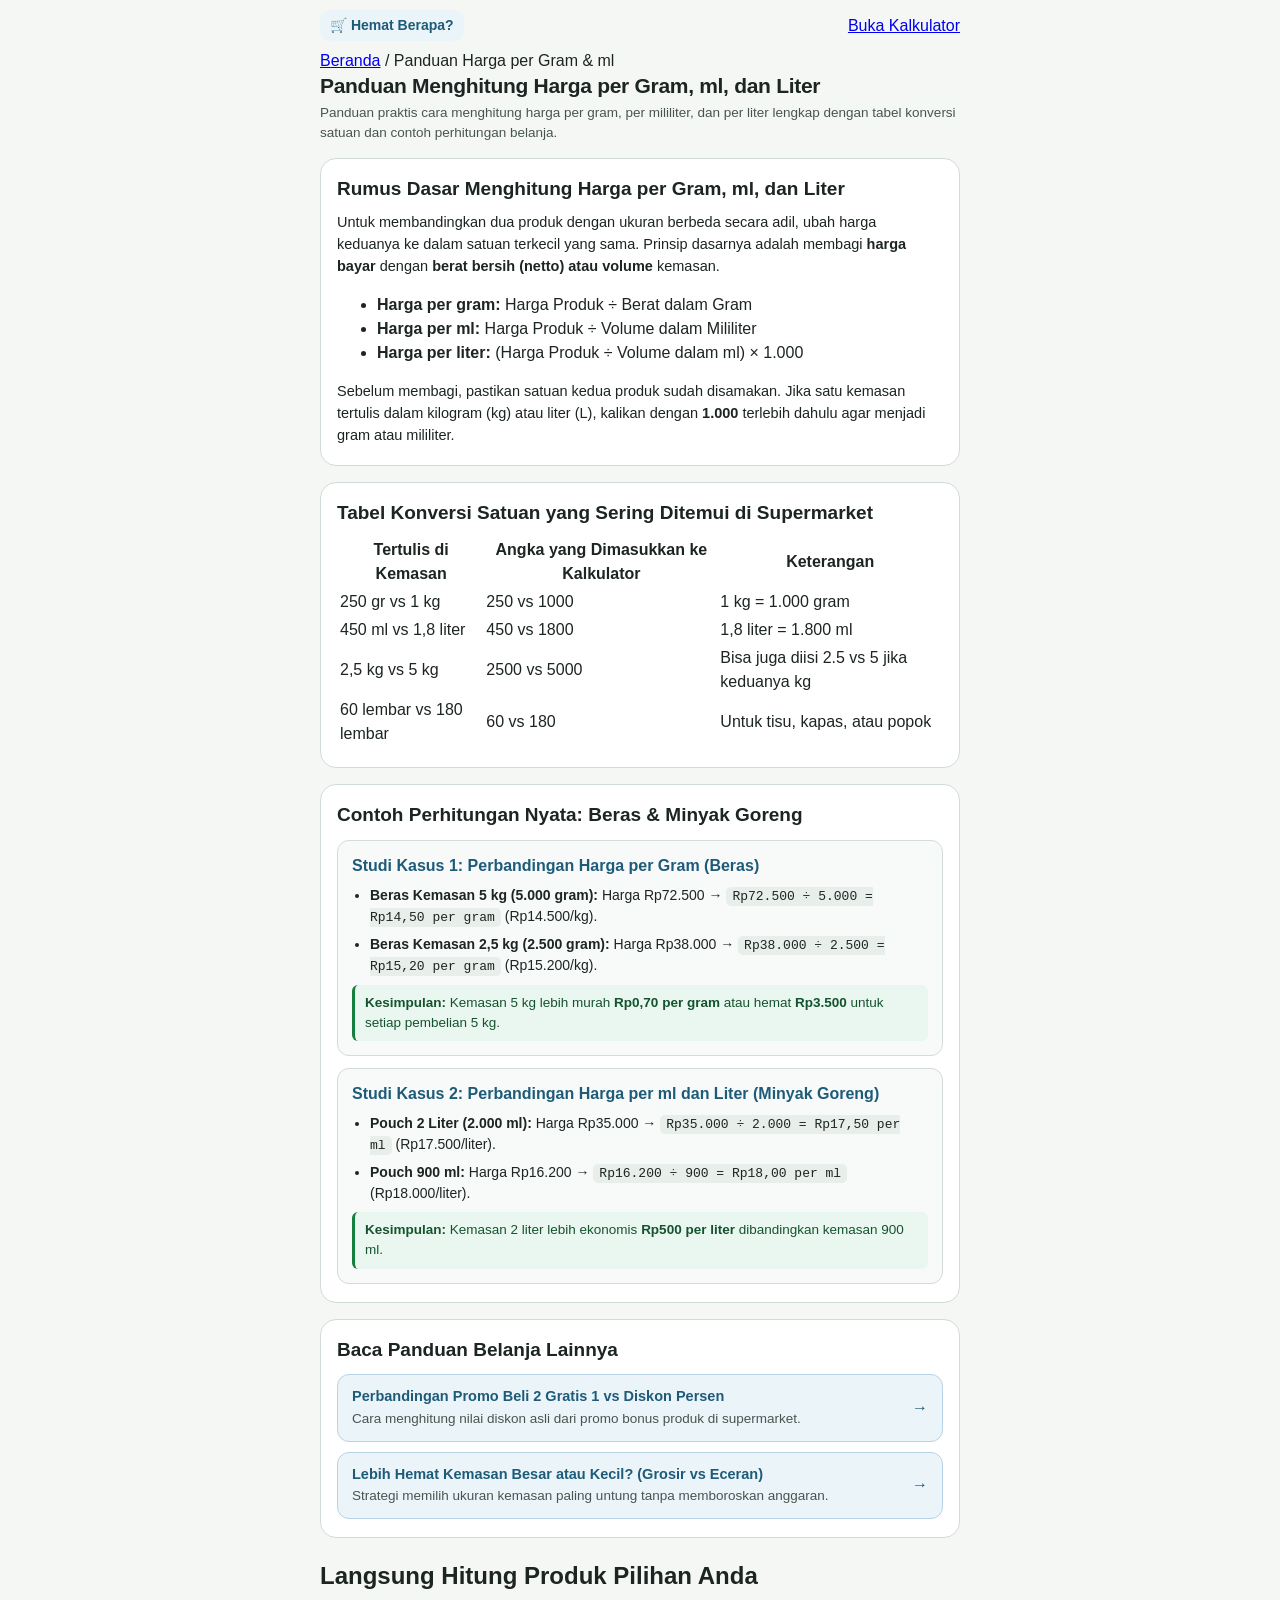
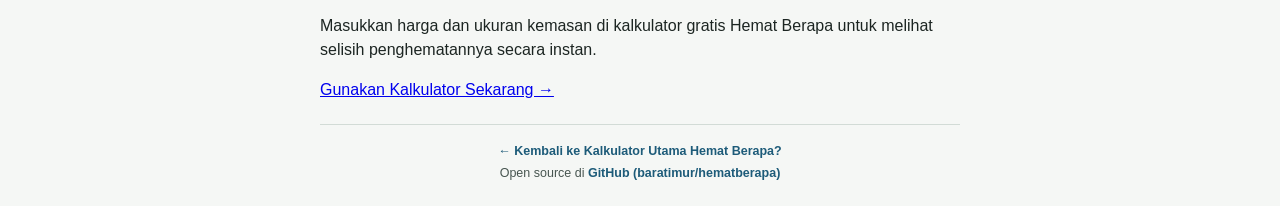
<file: panduan/harga-per-gram-ml/index.html>
<!DOCTYPE html>
<html lang="id">
<head>
    <meta charset="UTF-8">
    <meta name="viewport" content="width=device-width, initial-scale=1.0">
    <meta name="theme-color" content="#1D5B79">

    <title>Cara Menghitung Harga per Gram, ml, dan Liter | Hemat Berapa?</title>
    <meta name="description" content="Panduan praktis cara menghitung harga per gram, per mililiter, dan per liter lengkap dengan tabel konversi satuan dan contoh perhitungan belanja.">
    <meta name="author" content="Bara Timur">
    <meta name="robots" content="index, follow">
    <link rel="canonical" href="https://baratimur.github.io/hematberapa/panduan/harga-per-gram-ml/">

    <meta property="og:type" content="article">
    <meta property="og:site_name" content="Hemat Berapa?">
    <meta property="og:locale" content="id_ID">
    <meta property="og:url" content="https://baratimur.github.io/hematberapa/panduan/harga-per-gram-ml/">
    <meta property="og:title" content="Cara Menghitung Harga per Gram, ml, dan Liter | Hemat Berapa?">
    <meta property="og:description" content="Panduan praktis cara menghitung harga per gram, per mililiter, dan per liter lengkap dengan tabel konversi satuan dan contoh perhitungan belanja.">
    <meta property="og:image" content="https://baratimur.github.io/hematberapa/og-image.png">
    <meta property="og:image:width" content="1200">
    <meta property="og:image:height" content="630">

    <meta name="twitter:card" content="summary_large_image">
    <meta name="twitter:title" content="Cara Menghitung Harga per Gram, ml, dan Liter | Hemat Berapa?">
    <meta name="twitter:description" content="Panduan praktis cara menghitung harga per gram, per mililiter, dan per liter lengkap dengan tabel konversi satuan dan contoh perhitungan belanja.">
    <meta name="twitter:image" content="https://baratimur.github.io/hematberapa/og-image.png">

    <link rel="icon" type="image/svg+xml" href="../../favicon.svg">
    <link rel="icon" type="image/png" sizes="192x192" href="../../icon-192.png">
    <link rel="apple-touch-icon" href="../../icon-192.png">
    <link rel="stylesheet" href="../../style.css">

    <script type="application/ld+json">
    {
      "@context": "https://schema.org",
      "@graph": [
        {
          "@type": "BreadcrumbList",
          "itemListElement": [
            {
              "@type": "ListItem",
              "position": 1,
              "name": "Hemat Berapa?",
              "item": "https://baratimur.github.io/hematberapa/"
            },
            {
              "@type": "ListItem",
              "position": 2,
              "name": "Panduan Harga per Gram & ml",
              "item": "https://baratimur.github.io/hematberapa/panduan/harga-per-gram-ml/"
            }
          ]
        },
        {
          "@type": "Article",
          "headline": "Panduan Menghitung Harga per Gram, ml, dan Liter",
          "description": "Panduan praktis cara menghitung harga per gram, per mililiter, dan per liter lengkap dengan tabel konversi satuan dan contoh perhitungan belanja.",
          "inLanguage": "id-ID",
          "mainEntityOfPage": "https://baratimur.github.io/hematberapa/panduan/harga-per-gram-ml/",
          "author": {
            "@type": "Person",
            "name": "Bara Timur",
            "url": "https://github.com/baratimur"
          },
          "publisher": {
            "@type": "Person",
            "name": "Bara Timur",
            "url": "https://github.com/baratimur"
          }
        }
      ]
    }
    </script>
</head>
<body>

<div class="container">
    <header class="header">
        <div class="top-bar">
            <a href="../../" class="brand-badge">🛒 Hemat Berapa?</a>
            <a href="../../#kalkulator" class="nav-pill-btn">Buka Kalkulator</a>
        </div>

        <nav class="breadcrumb" aria-label="Breadcrumb">
            <a href="../../">Beranda</a>
            <span>/</span>
            <span>Panduan Harga per Gram & ml</span>
        </nav>

        <div class="hero-copy">
            <h1>Panduan Menghitung Harga per Gram, ml, dan Liter</h1>
            <p>Panduan praktis cara menghitung harga per gram, per mililiter, dan per liter lengkap dengan tabel konversi satuan dan contoh perhitungan belanja.</p>
        </div>
    </header>

    <main>
        <section class="content-section">
            <h2>Rumus Dasar Menghitung Harga per Gram, ml, dan Liter</h2>
            <p>Untuk membandingkan dua produk dengan ukuran berbeda secara adil, ubah harga keduanya ke dalam satuan terkecil yang sama. Prinsip dasarnya adalah membagi <strong>harga bayar</strong> dengan <strong>berat bersih (netto) atau volume</strong> kemasan.</p>
            <ul>
                <li><strong>Harga per gram:</strong> <code>Harga Produk &divide; Berat dalam Gram</code></li>
                <li><strong>Harga per ml:</strong> <code>Harga Produk &divide; Volume dalam Mililiter</code></li>
                <li><strong>Harga per liter:</strong> <code>(Harga Produk &divide; Volume dalam ml) &times; 1.000</code></li>
            </ul>
            <p>Sebelum membagi, pastikan satuan kedua produk sudah disamakan. Jika satu kemasan tertulis dalam kilogram (kg) atau liter (L), kalikan dengan <strong>1.000</strong> terlebih dahulu agar menjadi gram atau mililiter.</p>
        </section>

        <section class="content-section">
            <h2>Tabel Konversi Satuan yang Sering Ditemui di Supermarket</h2>
            <div class="table-wrap">
                <table class="data-table">
                    <thead>
                        <tr>
                            <th>Tertulis di Kemasan</th>
                            <th>Angka yang Dimasukkan ke Kalkulator</th>
                            <th>Keterangan</th>
                        </tr>
                    </thead>
                    <tbody>
                        <tr>
                            <td>250 gr vs 1 kg</td>
                            <td><code>250</code> vs <code>1000</code></td>
                            <td>1 kg = 1.000 gram</td>
                        </tr>
                        <tr>
                            <td>450 ml vs 1,8 liter</td>
                            <td><code>450</code> vs <code>1800</code></td>
                            <td>1,8 liter = 1.800 ml</td>
                        </tr>
                        <tr>
                            <td>2,5 kg vs 5 kg</td>
                            <td><code>2500</code> vs <code>5000</code></td>
                            <td>Bisa juga diisi <code>2.5</code> vs <code>5</code> jika keduanya kg</td>
                        </tr>
                        <tr>
                            <td>60 lembar vs 180 lembar</td>
                            <td><code>60</code> vs <code>180</code></td>
                            <td>Untuk tisu, kapas, atau popok</td>
                        </tr>
                    </tbody>
                </table>
            </div>
        </section>

        <section class="content-section">
            <h2>Contoh Perhitungan Nyata: Beras &amp; Minyak Goreng</h2>
            <article class="example-card">
                <h3>Studi Kasus 1: Perbandingan Harga per Gram (Beras)</h3>
                <ul>
                    <li><strong>Beras Kemasan 5 kg (5.000 gram):</strong> Harga Rp72.500 &rarr; <code>Rp72.500 &divide; 5.000 = Rp14,50 per gram</code> (Rp14.500/kg).</li>
                    <li><strong>Beras Kemasan 2,5 kg (2.500 gram):</strong> Harga Rp38.000 &rarr; <code>Rp38.000 &divide; 2.500 = Rp15,20 per gram</code> (Rp15.200/kg).</li>
                </ul>
                <p class="example-verdict"><strong>Kesimpulan:</strong> Kemasan 5 kg lebih murah <strong>Rp0,70 per gram</strong> atau hemat <strong>Rp3.500</strong> untuk setiap pembelian 5 kg.</p>
            </article>

            <article class="example-card">
                <h3>Studi Kasus 2: Perbandingan Harga per ml dan Liter (Minyak Goreng)</h3>
                <ul>
                    <li><strong>Pouch 2 Liter (2.000 ml):</strong> Harga Rp35.000 &rarr; <code>Rp35.000 &divide; 2.000 = Rp17,50 per ml</code> (Rp17.500/liter).</li>
                    <li><strong>Pouch 900 ml:</strong> Harga Rp16.200 &rarr; <code>Rp16.200 &divide; 900 = Rp18,00 per ml</code> (Rp18.000/liter).</li>
                </ul>
                <p class="example-verdict"><strong>Kesimpulan:</strong> Kemasan 2 liter lebih ekonomis <strong>Rp500 per liter</strong> dibandingkan kemasan 900 ml.</p>
            </article>
        </section>

        <section class="content-section">
            <h2>Baca Panduan Belanja Lainnya</h2>
            <div class="guide-links">
                <a href="../perbandingan-promo/" class="guide-link-card">
                    <strong>Perbandingan Promo Beli 2 Gratis 1 vs Diskon Persen</strong>
                    <span>Cara menghitung nilai diskon asli dari promo bonus produk di supermarket.</span>
                </a>
                <a href="../perbandingan-kemasan/" class="guide-link-card">
                    <strong>Lebih Hemat Kemasan Besar atau Kecil? (Grosir vs Eceran)</strong>
                    <span>Strategi memilih ukuran kemasan paling untung tanpa memboroskan anggaran.</span>
                </a>
            </div>
        </section>

        <div class="cta-box">
            <h2>Langsung Hitung Produk Pilihan Anda</h2>
            <p>Masukkan harga dan ukuran kemasan di kalkulator gratis Hemat Berapa untuk melihat selisih penghematannya secara instan.</p>
            <a href="../../#kalkulator" class="cta-btn">Gunakan Kalkulator Sekarang &rarr;</a>
        </div>
    </main>

    <footer class="app-footer">
        <p><a href="../../">&larr; Kembali ke Kalkulator Utama Hemat Berapa?</a></p>
        <p>Open source di <a href="https://github.com/baratimur/hematberapa" target="_blank" rel="noopener">GitHub (baratimur/hematberapa)</a></p>
    </footer>
</div>

</body>
</html>
</file>
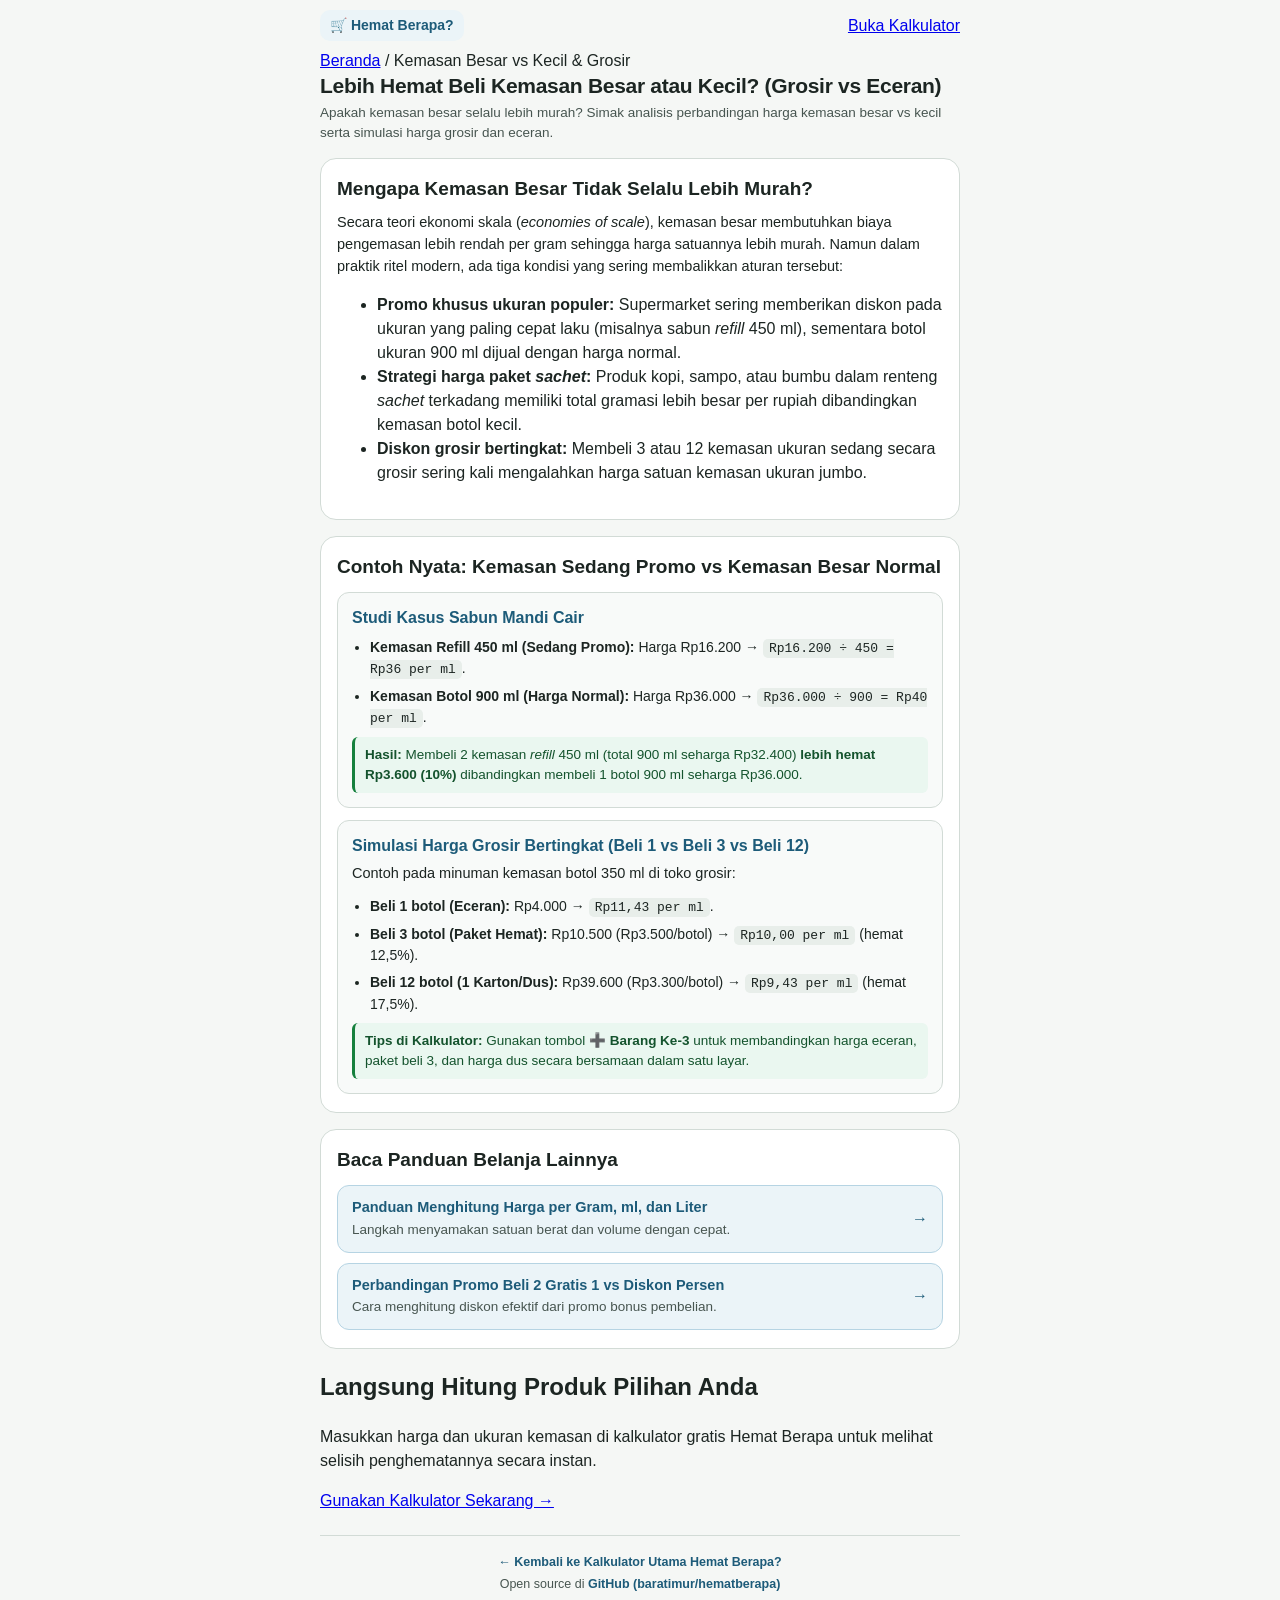
<file: panduan/perbandingan-kemasan/index.html>
<!DOCTYPE html>
<html lang="id">
<head>
    <meta charset="UTF-8">
    <meta name="viewport" content="width=device-width, initial-scale=1.0">
    <meta name="theme-color" content="#1D5B79">

    <title>Lebih Hemat Kemasan Besar atau Kecil? Grosir vs Eceran | Hemat Berapa?</title>
    <meta name="description" content="Apakah kemasan besar selalu lebih murah? Simak analisis perbandingan harga kemasan besar vs kecil serta simulasi harga grosir dan eceran.">
    <meta name="author" content="Bara Timur">
    <meta name="robots" content="index, follow">
    <link rel="canonical" href="https://baratimur.github.io/hematberapa/panduan/perbandingan-kemasan/">

    <meta property="og:type" content="article">
    <meta property="og:site_name" content="Hemat Berapa?">
    <meta property="og:locale" content="id_ID">
    <meta property="og:url" content="https://baratimur.github.io/hematberapa/panduan/perbandingan-kemasan/">
    <meta property="og:title" content="Lebih Hemat Kemasan Besar atau Kecil? Grosir vs Eceran | Hemat Berapa?">
    <meta property="og:description" content="Apakah kemasan besar selalu lebih murah? Simak analisis perbandingan harga kemasan besar vs kecil serta simulasi harga grosir dan eceran.">
    <meta property="og:image" content="https://baratimur.github.io/hematberapa/og-image.png">
    <meta property="og:image:width" content="1200">
    <meta property="og:image:height" content="630">

    <meta name="twitter:card" content="summary_large_image">
    <meta name="twitter:title" content="Lebih Hemat Kemasan Besar atau Kecil? Grosir vs Eceran | Hemat Berapa?">
    <meta name="twitter:description" content="Apakah kemasan besar selalu lebih murah? Simak analisis perbandingan harga kemasan besar vs kecil serta simulasi harga grosir dan eceran.">
    <meta name="twitter:image" content="https://baratimur.github.io/hematberapa/og-image.png">

    <link rel="icon" type="image/svg+xml" href="../../favicon.svg">
    <link rel="icon" type="image/png" sizes="192x192" href="../../icon-192.png">
    <link rel="apple-touch-icon" href="../../icon-192.png">
    <link rel="stylesheet" href="../../style.css">

    <script type="application/ld+json">
    {
      "@context": "https://schema.org",
      "@graph": [
        {
          "@type": "BreadcrumbList",
          "itemListElement": [
            {
              "@type": "ListItem",
              "position": 1,
              "name": "Hemat Berapa?",
              "item": "https://baratimur.github.io/hematberapa/"
            },
            {
              "@type": "ListItem",
              "position": 2,
              "name": "Kemasan Besar vs Kecil & Grosir",
              "item": "https://baratimur.github.io/hematberapa/panduan/perbandingan-kemasan/"
            }
          ]
        },
        {
          "@type": "Article",
          "headline": "Lebih Hemat Beli Kemasan Besar atau Kecil? (Grosir vs Eceran)",
          "description": "Apakah kemasan besar selalu lebih murah? Simak analisis perbandingan harga kemasan besar vs kecil serta simulasi harga grosir dan eceran.",
          "inLanguage": "id-ID",
          "mainEntityOfPage": "https://baratimur.github.io/hematberapa/panduan/perbandingan-kemasan/",
          "author": {
            "@type": "Person",
            "name": "Bara Timur",
            "url": "https://github.com/baratimur"
          },
          "publisher": {
            "@type": "Person",
            "name": "Bara Timur",
            "url": "https://github.com/baratimur"
          }
        }
      ]
    }
    </script>
</head>
<body>

<div class="container">
    <header class="header">
        <div class="top-bar">
            <a href="../../" class="brand-badge">🛒 Hemat Berapa?</a>
            <a href="../../#kalkulator" class="nav-pill-btn">Buka Kalkulator</a>
        </div>

        <nav class="breadcrumb" aria-label="Breadcrumb">
            <a href="../../">Beranda</a>
            <span>/</span>
            <span>Kemasan Besar vs Kecil & Grosir</span>
        </nav>

        <div class="hero-copy">
            <h1>Lebih Hemat Beli Kemasan Besar atau Kecil? (Grosir vs Eceran)</h1>
            <p>Apakah kemasan besar selalu lebih murah? Simak analisis perbandingan harga kemasan besar vs kecil serta simulasi harga grosir dan eceran.</p>
        </div>
    </header>

    <main>
        <section class="content-section">
            <h2>Mengapa Kemasan Besar Tidak Selalu Lebih Murah?</h2>
            <p>Secara teori ekonomi skala (<em>economies of scale</em>), kemasan besar membutuhkan biaya pengemasan lebih rendah per gram sehingga harga satuannya lebih murah. Namun dalam praktik ritel modern, ada tiga kondisi yang sering membalikkan aturan tersebut:</p>
            <ul>
                <li><strong>Promo khusus ukuran populer:</strong> Supermarket sering memberikan diskon pada ukuran yang paling cepat laku (misalnya sabun <em>refill</em> 450 ml), sementara botol ukuran 900 ml dijual dengan harga normal.</li>
                <li><strong>Strategi harga paket <em>sachet</em>:</strong> Produk kopi, sampo, atau bumbu dalam renteng <em>sachet</em> terkadang memiliki total gramasi lebih besar per rupiah dibandingkan kemasan botol kecil.</li>
                <li><strong>Diskon grosir bertingkat:</strong> Membeli 3 atau 12 kemasan ukuran sedang secara grosir sering kali mengalahkan harga satuan kemasan ukuran jumbo.</li>
            </ul>
        </section>

        <section class="content-section">
            <h2>Contoh Nyata: Kemasan Sedang Promo vs Kemasan Besar Normal</h2>
            <article class="example-card">
                <h3>Studi Kasus Sabun Mandi Cair</h3>
                <ul>
                    <li><strong>Kemasan Refill 450 ml (Sedang Promo):</strong> Harga Rp16.200 &rarr; <code>Rp16.200 &divide; 450 = Rp36 per ml</code>.</li>
                    <li><strong>Kemasan Botol 900 ml (Harga Normal):</strong> Harga Rp36.000 &rarr; <code>Rp36.000 &divide; 900 = Rp40 per ml</code>.</li>
                </ul>
                <p class="example-verdict"><strong>Hasil:</strong> Membeli 2 kemasan <em>refill</em> 450 ml (total 900 ml seharga Rp32.400) <strong>lebih hemat Rp3.600 (10%)</strong> dibandingkan membeli 1 botol 900 ml seharga Rp36.000.</p>
            </article>

            <article class="example-card">
                <h3>Simulasi Harga Grosir Bertingkat (Beli 1 vs Beli 3 vs Beli 12)</h3>
                <p>Contoh pada minuman kemasan botol 350 ml di toko grosir:</p>
                <ul>
                    <li><strong>Beli 1 botol (Eceran):</strong> Rp4.000 &rarr; <code>Rp11,43 per ml</code>.</li>
                    <li><strong>Beli 3 botol (Paket Hemat):</strong> Rp10.500 (Rp3.500/botol) &rarr; <code>Rp10,00 per ml</code> (hemat 12,5%).</li>
                    <li><strong>Beli 12 botol (1 Karton/Dus):</strong> Rp39.600 (Rp3.300/botol) &rarr; <code>Rp9,43 per ml</code> (hemat 17,5%).</li>
                </ul>
                <p class="example-verdict"><strong>Tips di Kalkulator:</strong> Gunakan tombol <strong>➕ Barang Ke-3</strong> untuk membandingkan harga eceran, paket beli 3, dan harga dus secara bersamaan dalam satu layar.</p>
            </article>
        </section>

        <section class="content-section">
            <h2>Baca Panduan Belanja Lainnya</h2>
            <div class="guide-links">
                <a href="../harga-per-gram-ml/" class="guide-link-card">
                    <strong>Panduan Menghitung Harga per Gram, ml, dan Liter</strong>
                    <span>Langkah menyamakan satuan berat dan volume dengan cepat.</span>
                </a>
                <a href="../perbandingan-promo/" class="guide-link-card">
                    <strong>Perbandingan Promo Beli 2 Gratis 1 vs Diskon Persen</strong>
                    <span>Cara menghitung diskon efektif dari promo bonus pembelian.</span>
                </a>
            </div>
        </section>

        <div class="cta-box">
            <h2>Langsung Hitung Produk Pilihan Anda</h2>
            <p>Masukkan harga dan ukuran kemasan di kalkulator gratis Hemat Berapa untuk melihat selisih penghematannya secara instan.</p>
            <a href="../../#kalkulator" class="cta-btn">Gunakan Kalkulator Sekarang &rarr;</a>
        </div>
    </main>

    <footer class="app-footer">
        <p><a href="../../">&larr; Kembali ke Kalkulator Utama Hemat Berapa?</a></p>
        <p>Open source di <a href="https://github.com/baratimur/hematberapa" target="_blank" rel="noopener">GitHub (baratimur/hematberapa)</a></p>
    </footer>
</div>

</body>
</html>
</file>
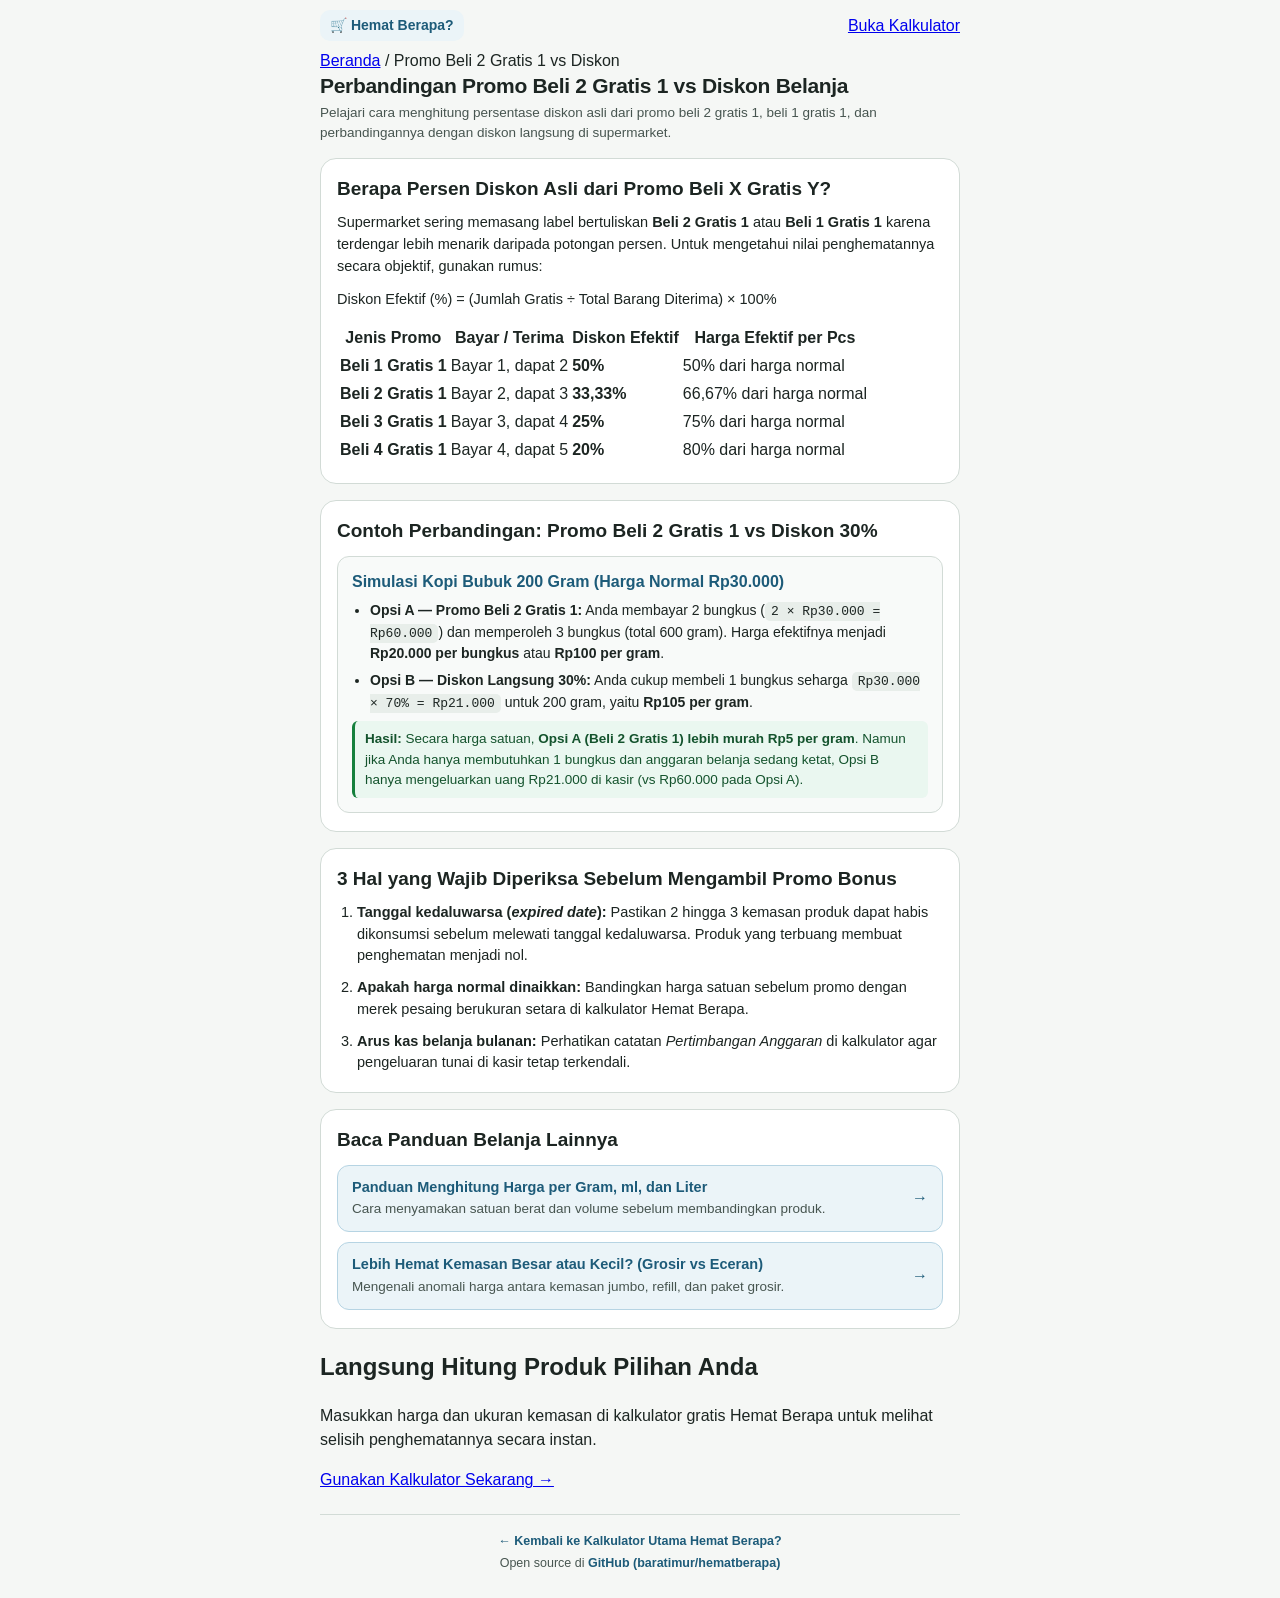
<file: panduan/perbandingan-promo/index.html>
<!DOCTYPE html>
<html lang="id">
<head>
    <meta charset="UTF-8">
    <meta name="viewport" content="width=device-width, initial-scale=1.0">
    <meta name="theme-color" content="#1D5B79">

    <title>Cara Hitung Promo Beli 2 Gratis 1 vs Diskon | Hemat Berapa?</title>
    <meta name="description" content="Pelajari cara menghitung persentase diskon asli dari promo beli 2 gratis 1, beli 1 gratis 1, dan perbandingannya dengan diskon langsung di supermarket.">
    <meta name="author" content="Bara Timur">
    <meta name="robots" content="index, follow">
    <link rel="canonical" href="https://baratimur.github.io/hematberapa/panduan/perbandingan-promo/">

    <meta property="og:type" content="article">
    <meta property="og:site_name" content="Hemat Berapa?">
    <meta property="og:locale" content="id_ID">
    <meta property="og:url" content="https://baratimur.github.io/hematberapa/panduan/perbandingan-promo/">
    <meta property="og:title" content="Cara Hitung Promo Beli 2 Gratis 1 vs Diskon | Hemat Berapa?">
    <meta property="og:description" content="Pelajari cara menghitung persentase diskon asli dari promo beli 2 gratis 1, beli 1 gratis 1, dan perbandingannya dengan diskon langsung di supermarket.">
    <meta property="og:image" content="https://baratimur.github.io/hematberapa/og-image.png">
    <meta property="og:image:width" content="1200">
    <meta property="og:image:height" content="630">

    <meta name="twitter:card" content="summary_large_image">
    <meta name="twitter:title" content="Cara Hitung Promo Beli 2 Gratis 1 vs Diskon | Hemat Berapa?">
    <meta name="twitter:description" content="Pelajari cara menghitung persentase diskon asli dari promo beli 2 gratis 1, beli 1 gratis 1, dan perbandingannya dengan diskon langsung di supermarket.">
    <meta name="twitter:image" content="https://baratimur.github.io/hematberapa/og-image.png">

    <link rel="icon" type="image/svg+xml" href="../../favicon.svg">
    <link rel="icon" type="image/png" sizes="192x192" href="../../icon-192.png">
    <link rel="apple-touch-icon" href="../../icon-192.png">
    <link rel="stylesheet" href="../../style.css">

    <script type="application/ld+json">
    {
      "@context": "https://schema.org",
      "@graph": [
        {
          "@type": "BreadcrumbList",
          "itemListElement": [
            {
              "@type": "ListItem",
              "position": 1,
              "name": "Hemat Berapa?",
              "item": "https://baratimur.github.io/hematberapa/"
            },
            {
              "@type": "ListItem",
              "position": 2,
              "name": "Promo Beli 2 Gratis 1 vs Diskon",
              "item": "https://baratimur.github.io/hematberapa/panduan/perbandingan-promo/"
            }
          ]
        },
        {
          "@type": "Article",
          "headline": "Perbandingan Promo Beli 2 Gratis 1 vs Diskon Belanja",
          "description": "Pelajari cara menghitung persentase diskon asli dari promo beli 2 gratis 1, beli 1 gratis 1, dan perbandingannya dengan diskon langsung di supermarket.",
          "inLanguage": "id-ID",
          "mainEntityOfPage": "https://baratimur.github.io/hematberapa/panduan/perbandingan-promo/",
          "author": {
            "@type": "Person",
            "name": "Bara Timur",
            "url": "https://github.com/baratimur"
          },
          "publisher": {
            "@type": "Person",
            "name": "Bara Timur",
            "url": "https://github.com/baratimur"
          }
        }
      ]
    }
    </script>
</head>
<body>

<div class="container">
    <header class="header">
        <div class="top-bar">
            <a href="../../" class="brand-badge">🛒 Hemat Berapa?</a>
            <a href="../../#kalkulator" class="nav-pill-btn">Buka Kalkulator</a>
        </div>

        <nav class="breadcrumb" aria-label="Breadcrumb">
            <a href="../../">Beranda</a>
            <span>/</span>
            <span>Promo Beli 2 Gratis 1 vs Diskon</span>
        </nav>

        <div class="hero-copy">
            <h1>Perbandingan Promo Beli 2 Gratis 1 vs Diskon Belanja</h1>
            <p>Pelajari cara menghitung persentase diskon asli dari promo beli 2 gratis 1, beli 1 gratis 1, dan perbandingannya dengan diskon langsung di supermarket.</p>
        </div>
    </header>

    <main>
        <section class="content-section">
            <h2>Berapa Persen Diskon Asli dari Promo Beli X Gratis Y?</h2>
            <p>Supermarket sering memasang label bertuliskan <strong>Beli 2 Gratis 1</strong> atau <strong>Beli 1 Gratis 1</strong> karena terdengar lebih menarik daripada potongan persen. Untuk mengetahui nilai penghematannya secara objektif, gunakan rumus:</p>
            <p><code>Diskon Efektif (%) = (Jumlah Gratis &divide; Total Barang Diterima) &times; 100%</code></p>
            <div class="table-wrap">
                <table class="data-table">
                    <thead>
                        <tr>
                            <th>Jenis Promo</th>
                            <th>Bayar / Terima</th>
                            <th>Diskon Efektif</th>
                            <th>Harga Efektif per Pcs</th>
                        </tr>
                    </thead>
                    <tbody>
                        <tr>
                            <td><strong>Beli 1 Gratis 1</strong></td>
                            <td>Bayar 1, dapat 2</td>
                            <td><strong>50%</strong></td>
                            <td>50% dari harga normal</td>
                        </tr>
                        <tr>
                            <td><strong>Beli 2 Gratis 1</strong></td>
                            <td>Bayar 2, dapat 3</td>
                            <td><strong>33,33%</strong></td>
                            <td>66,67% dari harga normal</td>
                        </tr>
                        <tr>
                            <td><strong>Beli 3 Gratis 1</strong></td>
                            <td>Bayar 3, dapat 4</td>
                            <td><strong>25%</strong></td>
                            <td>75% dari harga normal</td>
                        </tr>
                        <tr>
                            <td><strong>Beli 4 Gratis 1</strong></td>
                            <td>Bayar 4, dapat 5</td>
                            <td><strong>20%</strong></td>
                            <td>80% dari harga normal</td>
                        </tr>
                    </tbody>
                </table>
            </div>
        </section>

        <section class="content-section">
            <h2>Contoh Perbandingan: Promo Beli 2 Gratis 1 vs Diskon 30%</h2>
            <article class="example-card">
                <h3>Simulasi Kopi Bubuk 200 Gram (Harga Normal Rp30.000)</h3>
                <ul>
                    <li><strong>Opsi A — Promo Beli 2 Gratis 1:</strong> Anda membayar 2 bungkus (<code>2 &times; Rp30.000 = Rp60.000</code>) dan memperoleh 3 bungkus (total 600 gram). Harga efektifnya menjadi <strong>Rp20.000 per bungkus</strong> atau <strong>Rp100 per gram</strong>.</li>
                    <li><strong>Opsi B — Diskon Langsung 30%:</strong> Anda cukup membeli 1 bungkus seharga <code>Rp30.000 &times; 70% = Rp21.000</code> untuk 200 gram, yaitu <strong>Rp105 per gram</strong>.</li>
                </ul>
                <p class="example-verdict"><strong>Hasil:</strong> Secara harga satuan, <strong>Opsi A (Beli 2 Gratis 1) lebih murah Rp5 per gram</strong>. Namun jika Anda hanya membutuhkan 1 bungkus dan anggaran belanja sedang ketat, Opsi B hanya mengeluarkan uang Rp21.000 di kasir (vs Rp60.000 pada Opsi A).</p>
            </article>
        </section>

        <section class="content-section">
            <h2>3 Hal yang Wajib Diperiksa Sebelum Mengambil Promo Bonus</h2>
            <ol class="steps-list">
                <li><strong>Tanggal kedaluwarsa (<em>expired date</em>):</strong> Pastikan 2 hingga 3 kemasan produk dapat habis dikonsumsi sebelum melewati tanggal kedaluwarsa. Produk yang terbuang membuat penghematan menjadi nol.</li>
                <li><strong>Apakah harga normal dinaikkan:</strong> Bandingkan harga satuan sebelum promo dengan merek pesaing berukuran setara di kalkulator Hemat Berapa.</li>
                <li><strong>Arus kas belanja bulanan:</strong> Perhatikan catatan <em>Pertimbangan Anggaran</em> di kalkulator agar pengeluaran tunai di kasir tetap terkendali.</li>
            </ol>
        </section>

        <section class="content-section">
            <h2>Baca Panduan Belanja Lainnya</h2>
            <div class="guide-links">
                <a href="../harga-per-gram-ml/" class="guide-link-card">
                    <strong>Panduan Menghitung Harga per Gram, ml, dan Liter</strong>
                    <span>Cara menyamakan satuan berat dan volume sebelum membandingkan produk.</span>
                </a>
                <a href="../perbandingan-kemasan/" class="guide-link-card">
                    <strong>Lebih Hemat Kemasan Besar atau Kecil? (Grosir vs Eceran)</strong>
                    <span>Mengenali anomali harga antara kemasan jumbo, refill, dan paket grosir.</span>
                </a>
            </div>
        </section>

        <div class="cta-box">
            <h2>Langsung Hitung Produk Pilihan Anda</h2>
            <p>Masukkan harga dan ukuran kemasan di kalkulator gratis Hemat Berapa untuk melihat selisih penghematannya secara instan.</p>
            <a href="../../#kalkulator" class="cta-btn">Gunakan Kalkulator Sekarang &rarr;</a>
        </div>
    </main>

    <footer class="app-footer">
        <p><a href="../../">&larr; Kembali ke Kalkulator Utama Hemat Berapa?</a></p>
        <p>Open source di <a href="https://github.com/baratimur/hematberapa" target="_blank" rel="noopener">GitHub (baratimur/hematberapa)</a></p>
    </footer>
</div>

</body>
</html>
</file>
<file: style.css>
:root {
    --bg: #F5F7F5;
    --surface: #FFFFFF;
    --surface-soft: #F8FAF9;
    --text: #1C2522;
    --text-muted: #475550;
    --primary: #1D5B79;
    --primary-soft: #EBF4F8;
    --border: #D2DBD6;
    --win-bg: #EAF7F0;
    --win-border: #15803D;
    --win-text: #14532D;
    --promo-bg: #FDF8EE;
    --promo-border: #E2C07D;
    --promo-text: #784805;
    --danger: #B91C1C;
}

* {
    box-sizing: border-box;
    -webkit-tap-highlight-color: transparent;
    font-family: -apple-system, BlinkMacSystemFont, "Segoe UI", Roboto, Helvetica, Arial, sans-serif;
}

html {
    scroll-behavior: smooth;
}

body {
    background-color: var(--bg);
    color: var(--text);
    margin: 0;
    padding: 10px 12px 24px 12px;
    display: flex;
    justify-content: center;
    line-height: 1.5;
}

.container {
    width: 100%;
    max-width: 640px;
}

/* Header & Hero */
.header {
    margin-bottom: 12px;
}

.top-bar {
    display: flex;
    justify-content: space-between;
    align-items: center;
    gap: 8px;
    margin-bottom: 8px;
}

.brand-badge {
    display: inline-flex;
    align-items: center;
    gap: 6px;
    font-size: 14px;
    font-weight: 800;
    color: var(--primary);
    background: var(--primary-soft);
    padding: 5px 10px;
    border-radius: 10px;
    text-decoration: none;
}

.lang-pill {
    display: flex;
    background: #E2E8E4;
    padding: 3px;
    border-radius: 10px;
    gap: 3px;
    flex-shrink: 0;
}

.lang-btn {
    border: none;
    background: transparent;
    min-width: 44px;
    min-height: 34px;
    padding: 5px 9px;
    font-size: 13px;
    font-weight: 700;
    border-radius: 8px;
    cursor: pointer;
    color: var(--text-muted);
    transition: all 0.2s ease;
    text-decoration: none;
    display: inline-flex;
    align-items: center;
    justify-content: center;
}

.lang-btn.active {
    background: var(--surface);
    color: var(--text);
    box-shadow: 0 1px 3px rgba(0, 0, 0, 0.1);
}

.hero-copy h1 {
    font-size: 21px;
    font-weight: 800;
    margin: 0 0 4px 0;
    letter-spacing: -0.3px;
    line-height: 1.25;
    color: var(--text);
}

.hero-copy p {
    font-size: 13.5px;
    color: var(--text-muted);
    margin: 0;
    line-height: 1.45;
}

.quick-nav {
    display: flex;
    gap: 6px;
    flex-wrap: wrap;
    margin-top: 8px;
}

.quick-nav a {
    font-size: 12.5px;
    font-weight: 700;
    color: var(--primary);
    background: var(--surface);
    border: 1px solid var(--border);
    padding: 4px 10px;
    border-radius: 8px;
    text-decoration: none;
}

.quick-nav a:hover {
    background: var(--primary-soft);
}

/* Calculator Section */
.calculator-section {
    margin-bottom: 24px;
}

.noscript-box {
    background: var(--promo-bg);
    border: 1.5px solid var(--promo-border);
    border-radius: 14px;
    padding: 14px;
    font-size: 14px;
    color: var(--promo-text);
}

.items-list {
    display: flex;
    flex-direction: column;
    gap: 10px;
    min-height: 296px;
}

.item-card {
    background: var(--surface);
    border: 2px solid var(--border);
    border-radius: 14px;
    padding: 10px 12px;
    transition: border-color 0.2s ease, background-color 0.2s ease;
    position: relative;
}

.item-card.winner {
    border-color: var(--win-border);
    background: var(--win-bg);
    box-shadow: 0 4px 12px rgba(21, 128, 61, 0.1);
}

.card-header {
    display: flex;
    justify-content: space-between;
    align-items: center;
    margin-bottom: 8px;
    gap: 6px;
}

.card-title-group {
    display: flex;
    align-items: center;
    gap: 6px;
    flex-wrap: wrap;
}

.card-title {
    font-size: 16px;
    font-weight: 800;
    color: var(--primary);
}

.item-card.winner .card-title {
    color: var(--win-text);
}

.win-badge {
    display: none;
    background: var(--win-border);
    color: #FFFFFF;
    font-size: 11px;
    font-weight: 800;
    padding: 2px 8px;
    border-radius: 16px;
    letter-spacing: 0.2px;
}

.item-card.winner .win-badge {
    display: inline-block;
}

.card-header-right {
    display: flex;
    align-items: center;
    gap: 6px;
    flex-shrink: 0;
}

.remove-btn {
    background: #F1F5F3;
    border: 1px solid var(--border);
    color: var(--text-muted);
    width: 30px;
    height: 30px;
    border-radius: 8px;
    font-size: 14px;
    font-weight: 700;
    cursor: pointer;
    display: flex;
    align-items: center;
    justify-content: center;
}

.remove-btn:active {
    background: #FEE2E2;
    color: var(--danger);
}

/* Mode Toggle */
.mode-toggle {
    display: inline-flex;
    background: #E6ECE8;
    padding: 2px;
    border-radius: 8px;
    gap: 2px;
}

.mode-btn {
    border: none;
    background: transparent;
    min-height: 28px;
    padding: 4px 9px;
    font-size: 12px;
    font-weight: 700;
    border-radius: 6px;
    color: var(--text-muted);
    cursor: pointer;
    transition: all 0.15s ease;
}

.mode-btn.active {
    background: var(--primary);
    color: #FFFFFF;
}

/* Side-by-Side Inputs */
.fields-row {
    display: grid;
    grid-template-columns: 1.25fr 1fr;
    gap: 8px;
}

.field {
    min-width: 0;
}

.label-row {
    display: flex;
    justify-content: space-between;
    align-items: center;
    gap: 4px;
    margin-bottom: 4px;
    min-height: 22px;
}

.field label {
    font-size: 13px;
    font-weight: 700;
    color: var(--text);
    white-space: nowrap;
}

/* Copy Size Shortcut */
.copy-size-btn {
    background: var(--primary-soft);
    border: 1px solid #B6D4E3;
    color: var(--primary);
    padding: 2px 6px;
    border-radius: 6px;
    font-size: 11px;
    font-weight: 700;
    cursor: pointer;
    white-space: nowrap;
}

.copy-size-btn:active {
    background: #D6E9F2;
}

/* Inputs */
.input-wrap {
    position: relative;
    display: flex;
    align-items: center;
}

.prefix {
    position: absolute;
    left: 10px;
    font-size: 15px;
    font-weight: 700;
    color: var(--text-muted);
    pointer-events: none;
}

input {
    width: 100%;
    height: 44px;
    font-size: 18px;
    font-weight: 700;
    color: var(--text);
    background: var(--surface-soft);
    border: 1.5px solid var(--border);
    border-radius: 10px;
    padding: 0 10px;
    transition: border-color 0.2s, background-color 0.2s;
}

input::placeholder {
    color: #82918C;
    font-weight: 600;
}

input.has-prefix {
    padding-left: 34px;
}

input:focus {
    outline: none;
    border-color: var(--primary);
    background: #FFFFFF;
}

.item-card.winner input {
    background: #FFFFFF;
    border-color: #86EFAC;
}

/* Promo Trigger & Drawer */
.promo-trigger {
    width: 100%;
    min-height: 36px;
    margin-top: 8px;
    background: var(--promo-bg);
    border: 1.5px dashed var(--promo-border);
    color: var(--promo-text);
    font-size: 13.5px;
    font-weight: 700;
    border-radius: 10px;
    cursor: pointer;
    display: flex;
    align-items: center;
    justify-content: center;
    gap: 6px;
    padding: 6px 10px;
}

.promo-trigger:active {
    background: #F9EFD8;
}

.promo-drawer {
    background: var(--promo-bg);
    border: 1.5px solid var(--promo-border);
    border-radius: 12px;
    padding: 10px;
    margin-top: 8px;
}

.promo-header {
    display: flex;
    justify-content: space-between;
    align-items: center;
    margin-bottom: 6px;
}

.promo-title {
    font-size: 13px;
    font-weight: 800;
    color: var(--promo-text);
}

.close-promo-btn {
    background: #FFFFFF;
    border: 1px solid #E5C7C7;
    color: var(--danger);
    min-height: 28px;
    padding: 3px 9px;
    border-radius: 7px;
    font-size: 12px;
    font-weight: 700;
    cursor: pointer;
}

.preset-label {
    font-size: 12px;
    font-weight: 700;
    color: var(--promo-text);
    margin-bottom: 5px;
    display: block;
}

.preset-grid {
    display: flex;
    flex-wrap: nowrap;
    gap: 4px;
    margin-bottom: 8px;
}

.preset-btn {
    background: #FFFFFF;
    border: 1.5px solid var(--promo-border);
    color: var(--text);
    min-height: 34px;
    padding: 5px 4px;
    border-radius: 8px;
    font-size: 11.5px;
    font-weight: 700;
    cursor: pointer;
    flex: 1 1 auto;
    text-align: center;
    white-space: nowrap;
}

.preset-btn.active {
    background: var(--promo-text);
    border-color: var(--promo-text);
    color: #FFFFFF;
}

.promo-inputs-row {
    display: grid;
    grid-template-columns: 1fr 1fr;
    gap: 8px;
    margin-bottom: 8px;
}

.promo-inputs-row label {
    display: block;
    font-size: 12px;
    font-weight: 700;
    color: var(--promo-text);
    margin-bottom: 3px;
}

.promo-inputs-row input {
    height: 40px;
    font-size: 17px;
    background: #FFFFFF;
    border-color: var(--promo-border);
    text-align: center;
}

/* Mini Receipt */
.mini-receipt {
    background: #FFFFFF;
    border: 1px solid var(--promo-border);
    border-radius: 8px;
    padding: 7px 10px;
    font-size: 13px;
    color: var(--text);
    line-height: 1.35;
}

.mini-receipt strong {
    color: var(--promo-text);
}

/* Bottom Action Buttons */
.actions-row {
    display: flex;
    gap: 8px;
    margin-top: 10px;
}

.add-btn {
    flex: 1.3;
    min-height: 42px;
    padding: 8px 12px;
    font-size: 14.5px;
    font-weight: 700;
    color: var(--primary);
    background: var(--primary-soft);
    border: 1.5px dashed #8BBAD1;
    border-radius: 12px;
    cursor: pointer;
}

.add-btn:active {
    background: #DCECF4;
}

.reset-btn {
    flex: 1;
    min-height: 42px;
    padding: 8px 12px;
    font-size: 14.5px;
    font-weight: 700;
    color: var(--text-muted);
    background: var(--surface);
    border: 1.5px solid var(--border);
    border-radius: 12px;
    cursor: pointer;
}

.reset-btn:active {
    background: #E8EEEA;
}

/* Result Panel */
.result-panel {
    background: var(--surface);
    border: 2px solid var(--border);
    border-radius: 14px;
    padding: 12px 14px;
    margin-top: 10px;
    transition: all 0.2s ease;
}

.result-panel.has-winner {
    background: var(--win-bg);
    border: 2px solid var(--win-border);
}

.empty-hint {
    text-align: center;
    font-size: 13.5px;
    color: var(--text-muted);
    font-weight: 600;
    margin: 2px 0;
}

.res-headline {
    font-size: 17px;
    font-weight: 800;
    color: var(--win-text);
    margin: 0 0 6px 0;
    text-align: center;
}

.savings-box {
    text-align: center;
    margin-bottom: 8px;
}

.savings-pill {
    display: inline-block;
    background: #FEF08A;
    color: #1C2522;
    font-size: 17px;
    font-weight: 800;
    padding: 5px 12px;
    border-radius: 10px;
    border: 1.5px solid #EAB308;
}

.res-detail {
    font-size: 13.5px;
    color: var(--text);
    background: rgba(255, 255, 255, 0.85);
    padding: 8px 10px;
    border-radius: 10px;
    margin: 0;
    line-height: 1.4;
}

.budget-warn {
    background: var(--promo-bg);
    border: 1.5px solid var(--promo-border);
    border-radius: 10px;
    padding: 8px 10px;
    margin-top: 8px;
    font-size: 13px;
    color: var(--promo-text);
    line-height: 1.4;
}

/* SEO Content Sections */
.content-section {
    background: var(--surface);
    border: 1.5px solid var(--border);
    border-radius: 16px;
    padding: 18px 16px;
    margin-top: 16px;
}

.content-section h2 {
    font-size: 19px;
    font-weight: 800;
    color: var(--text);
    margin: 0 0 10px 0;
    line-height: 1.3;
}

.content-section h3 {
    font-size: 16px;
    font-weight: 700;
    color: var(--primary);
    margin: 0 0 6px 0;
    line-height: 1.35;
}

.content-section p {
    font-size: 14.5px;
    color: var(--text);
    margin: 0 0 12px 0;
}

.content-section p:last-child {
    margin-bottom: 0;
}

.info-grid {
    display: grid;
    grid-template-columns: 1fr;
    gap: 10px;
    margin-top: 12px;
}

@media (min-width: 540px) {
    .info-grid {
        grid-template-columns: 1fr 1fr;
    }
}

.info-card {
    background: var(--surface-soft);
    border: 1px solid var(--border);
    border-radius: 12px;
    padding: 12px;
}

.info-card p {
    font-size: 13.5px;
    margin: 0;
    color: var(--text-muted);
}

.steps-list {
    margin: 10px 0 0 0;
    padding-left: 20px;
}

.steps-list li {
    font-size: 14.5px;
    margin-bottom: 10px;
    color: var(--text);
}

.steps-list li:last-child {
    margin-bottom: 0;
}

.example-card {
    background: var(--surface-soft);
    border: 1px solid var(--border);
    border-radius: 12px;
    padding: 14px;
    margin-top: 12px;
}

.example-card ul {
    margin: 8px 0;
    padding-left: 18px;
    font-size: 14px;
}

.example-card li {
    margin-bottom: 6px;
}

.example-card code {
    background: #E8EEEA;
    padding: 2px 6px;
    border-radius: 5px;
    font-size: 13px;
    font-family: ui-monospace, SFMono-Regular, Menlo, Consolas, monospace;
}

.example-verdict {
    background: var(--win-bg);
    border-left: 3.5px solid var(--win-border);
    padding: 8px 10px;
    border-radius: 6px;
    font-size: 13.5px !important;
    color: var(--win-text) !important;
    margin: 8px 0 0 0 !important;
}

/* Supporting Guide Cards */
.guide-links {
    display: flex;
    flex-direction: column;
    gap: 10px;
    margin-top: 12px;
}

.guide-link-card {
    display: block;
    position: relative;
    background: var(--primary-soft);
    border: 1.5px solid #B6D4E3;
    border-radius: 12px;
    padding: 12px 36px 12px 14px;
    text-decoration: none;
    transition: background-color 0.15s ease, border-color 0.15s ease;
}

.guide-link-card::after {
    content: "→";
    position: absolute;
    right: 14px;
    top: 50%;
    transform: translateY(-50%);
    font-size: 16px;
    font-weight: 800;
    color: var(--primary);
}

.guide-link-card:hover {
    background: #DCECF4;
    border-color: var(--primary);
}

.guide-link-card strong {
    display: block;
    font-size: 14.5px;
    font-weight: 700;
    color: var(--primary);
    margin-bottom: 3px;
    line-height: 1.35;
}

.guide-link-card span {
    display: block;
    font-size: 13.5px;
    color: var(--text-muted);
    line-height: 1.4;
}

/* FAQ Accordion */
.faq-item {
    border: 1px solid var(--border);
    border-radius: 12px;
    background: var(--surface-soft);
    margin-top: 10px;
    overflow: hidden;
}

.faq-item summary {
    padding: 12px 14px;
    font-size: 14.5px;
    font-weight: 700;
    color: var(--text);
    cursor: pointer;
    list-style: none;
    display: flex;
    justify-content: space-between;
    align-items: center;
    gap: 10px;
}

.faq-item summary::-webkit-details-marker {
    display: none;
}

.faq-item summary::after {
    content: "+";
    font-size: 18px;
    font-weight: 800;
    color: var(--primary);
    flex-shrink: 0;
}

.faq-item[open] summary::after {
    content: "−";
}

.faq-answer {
    padding: 0 14px 12px 14px;
    font-size: 14px;
    color: var(--text-muted);
    border-top: 1px solid #E3E8E5;
    padding-top: 10px;
}

.faq-answer p {
    font-size: 14px;
    color: var(--text);
    margin: 0;
}

.faq-answer code {
    background: #E8EEEA;
    padding: 2px 5px;
    border-radius: 4px;
    font-size: 12.5px;
    font-family: ui-monospace, SFMono-Regular, Menlo, Consolas, monospace;
}

/* Footer */
.app-footer {
    text-align: center;
    margin-top: 22px;
    padding-top: 14px;
    border-top: 1px solid var(--border);
    font-size: 12.5px;
    color: var(--text-muted);
}

.app-footer p {
    margin: 3px 0;
}

.app-footer a {
    color: var(--primary);
    text-decoration: none;
    font-weight: 700;
}

.app-footer a:hover {
    text-decoration: underline;
}
</file>
